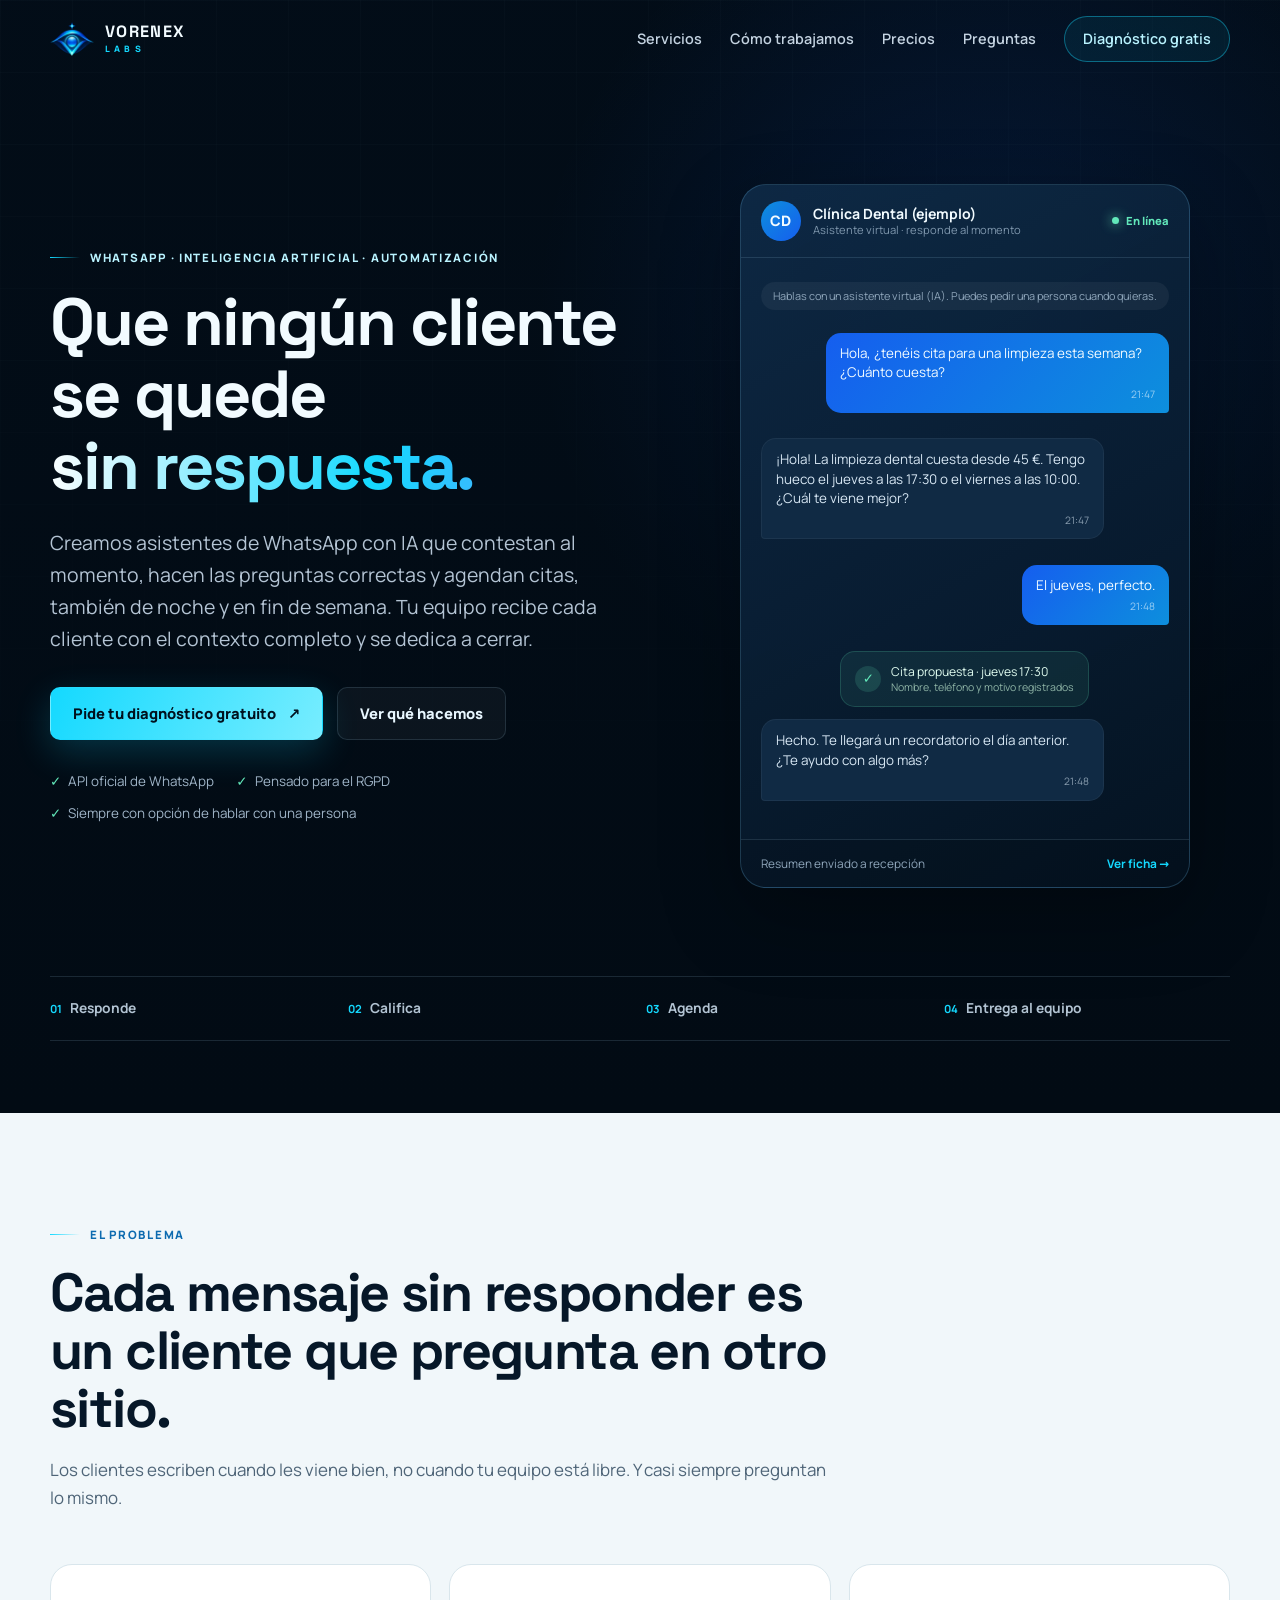
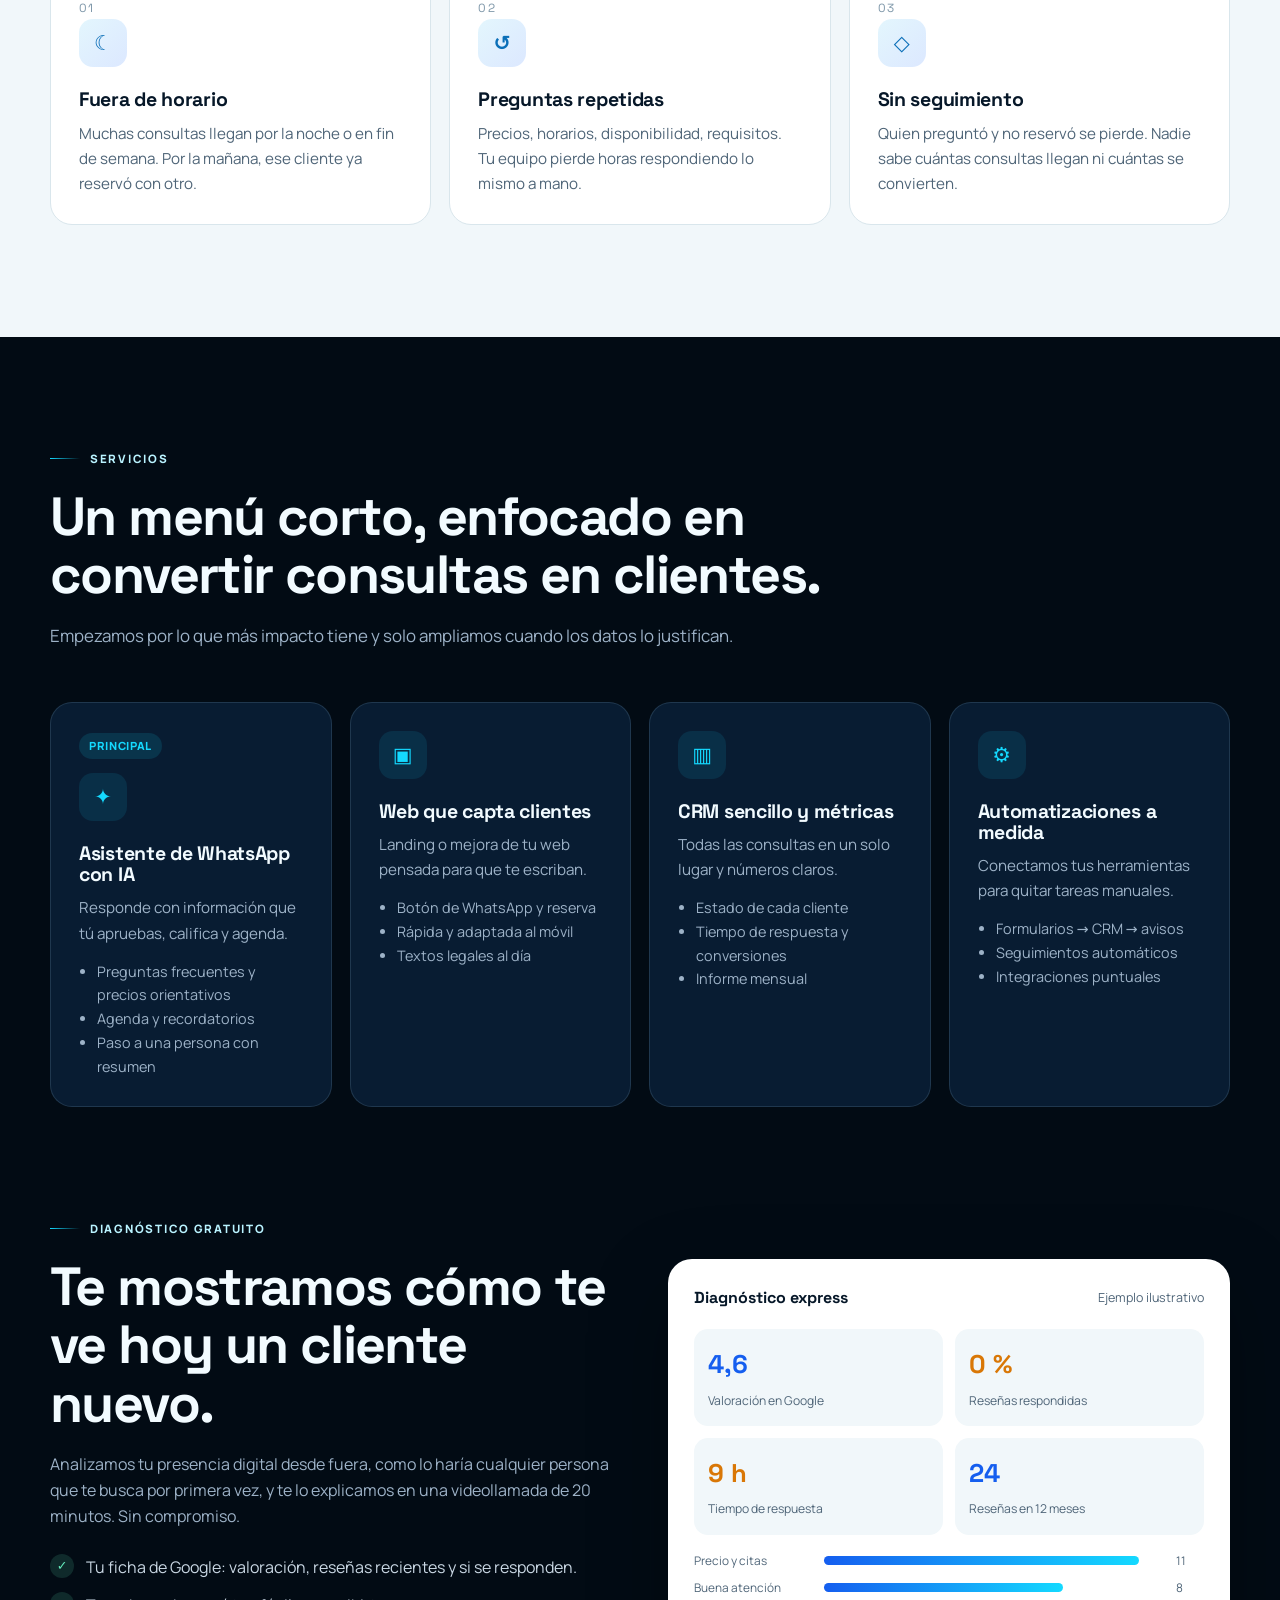
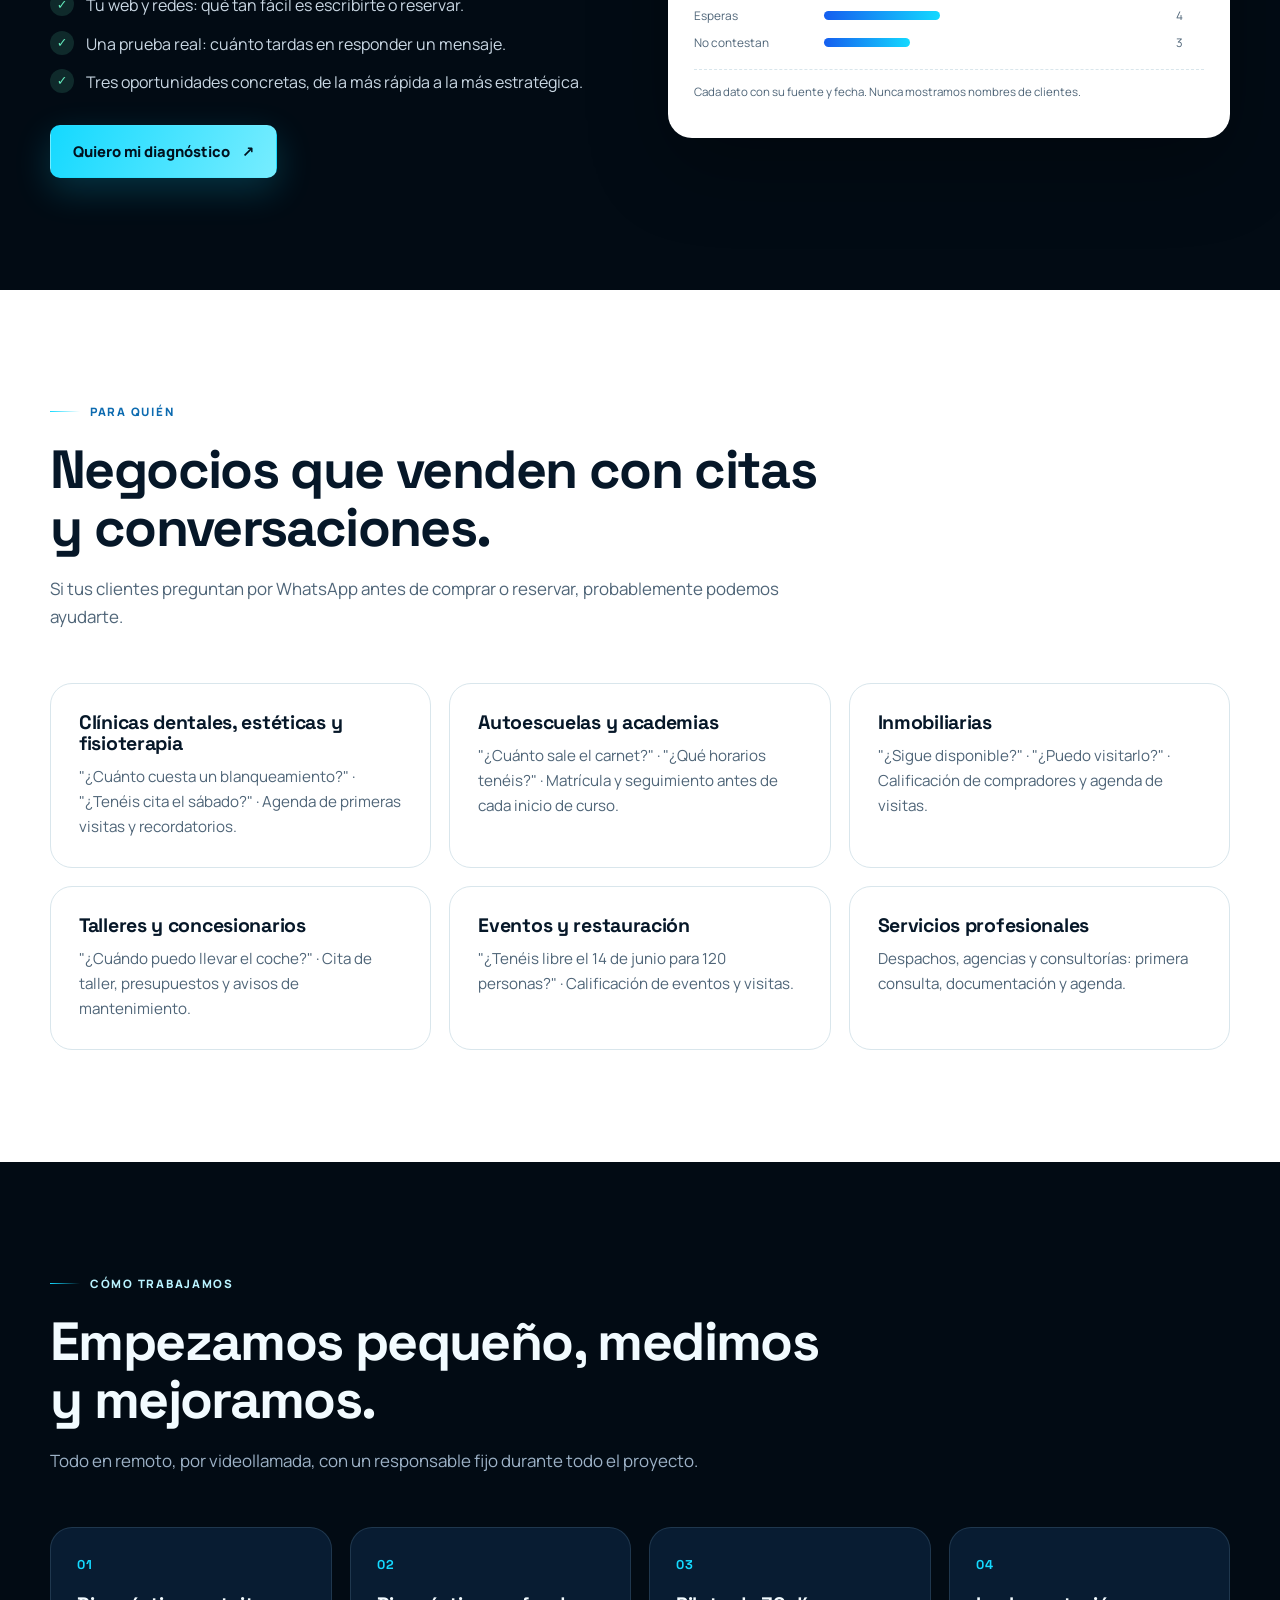
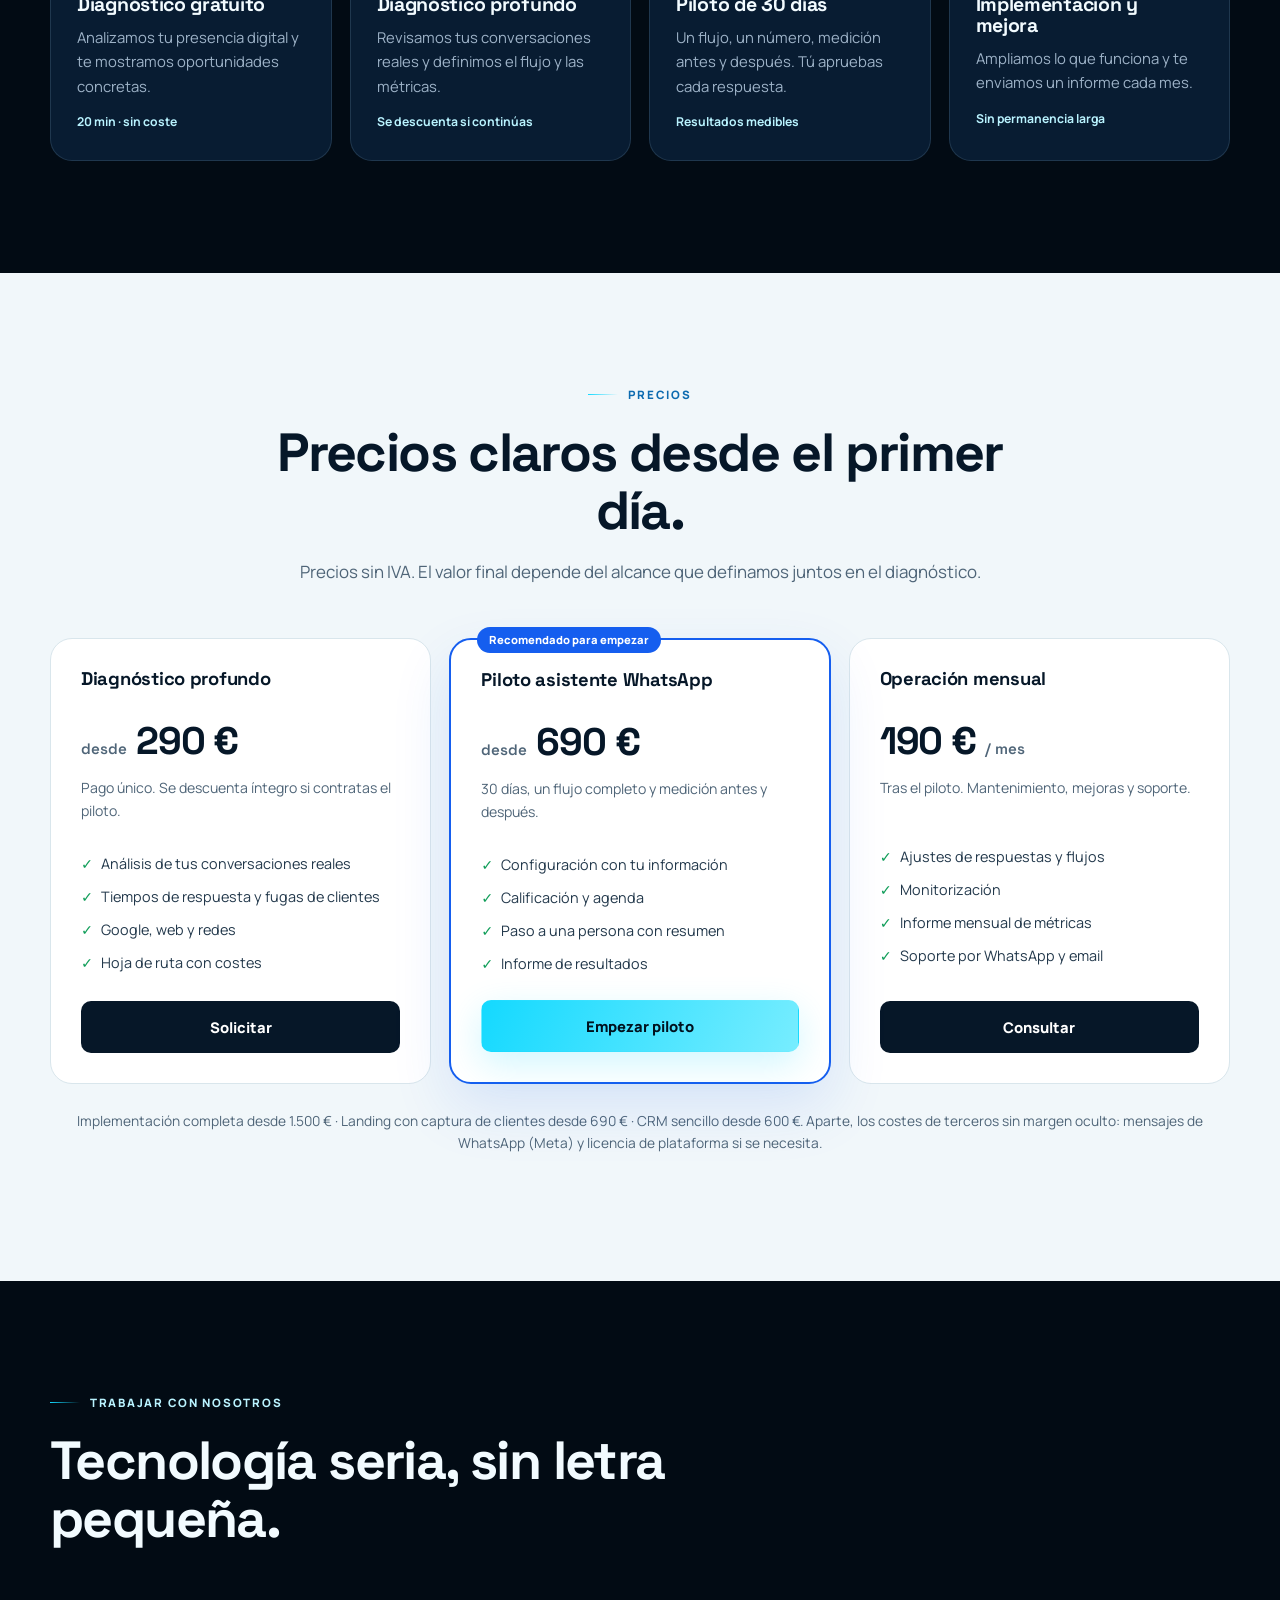
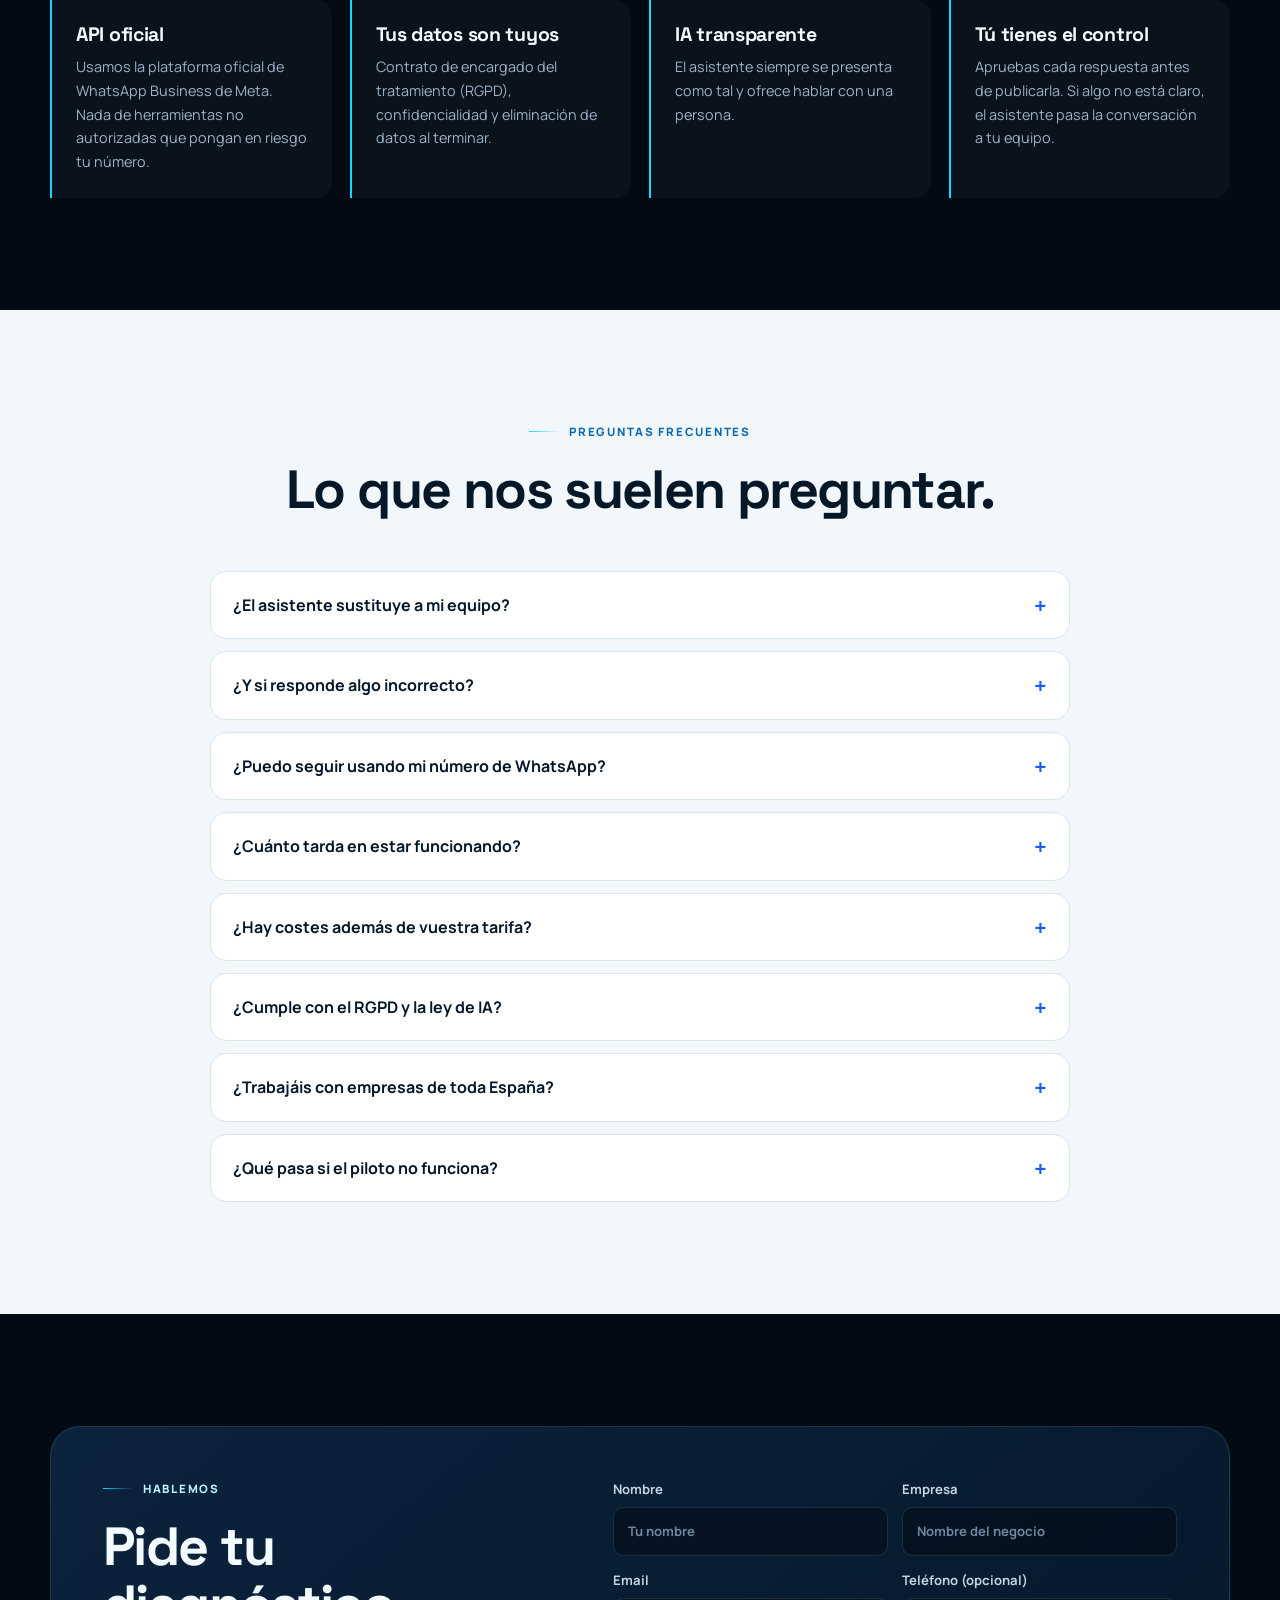
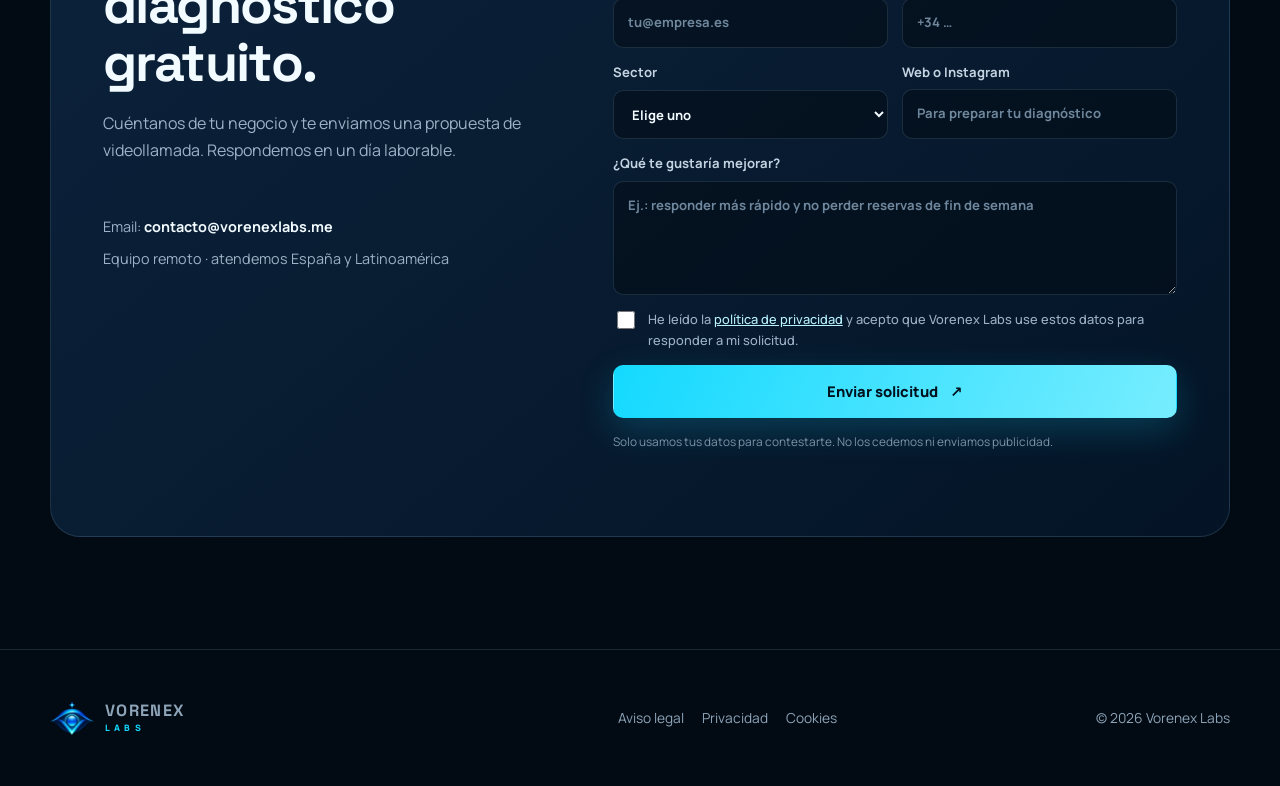
<file: index.html>
<!doctype html>
<html lang="es" class="no-js">
<head>
  <meta charset="utf-8">
  <meta name="viewport" content="width=device-width, initial-scale=1">
  <title>Vorenex Labs | Asistentes de WhatsApp con IA para pymes</title>
  <meta name="description" content="Chatbots de WhatsApp con IA que responden al momento, califican clientes y agendan citas 24/7 para clínicas, academias e inmobiliarias. Pide tu diagnóstico gratis.">
  <meta name="robots" content="index,follow,max-image-preview:large">
  <meta name="author" content="Vorenex Labs">
  <meta name="theme-color" content="#041426">
  <link rel="canonical" href="https://vorenexlabs.me/">
  <link rel="alternate" hreflang="es" href="https://vorenexlabs.me/">
  <link rel="alternate" hreflang="x-default" href="https://vorenexlabs.me/">
  <meta property="og:type" content="website">
  <meta property="og:site_name" content="Vorenex Labs">
  <meta property="og:locale" content="es_ES">
  <meta property="og:locale:alternate" content="es_US">
  <meta property="og:locale:alternate" content="es_CO">
  <meta property="og:title" content="Vorenex Labs | Que ningún cliente se quede sin respuesta">
  <meta property="og:description" content="Asistentes de WhatsApp con IA que responden, califican y agendan. Tu equipo cierra.">
  <meta property="og:image" content="https://vorenexlabs.me/assets/img/og-image.jpg">
  <meta property="og:image:width" content="1200">
  <meta property="og:image:height" content="630">
  <meta property="og:image:alt" content="Vorenex Labs: asistentes de WhatsApp con IA">
  <meta property="og:url" content="https://vorenexlabs.me/">
  <meta name="twitter:card" content="summary_large_image">
  <meta name="twitter:title" content="Vorenex Labs | Que ningún cliente se quede sin respuesta">
  <meta name="twitter:description" content="Asistentes de WhatsApp con IA que responden, califican y agendan. Tu equipo cierra.">
  <meta name="twitter:image" content="https://vorenexlabs.me/assets/img/og-image.jpg">
  <link rel="icon" type="image/png" sizes="32x32" href="favicon-32.png">
  <link rel="apple-touch-icon" href="apple-touch-icon.png">
  <link rel="preload" href="assets/fonts/space-grotesk.woff2" as="font" type="font/woff2" crossorigin>
  <link rel="preload" href="assets/fonts/manrope.woff2" as="font" type="font/woff2" crossorigin>
  <link rel="stylesheet" href="assets/styles.css">
  <script>document.documentElement.classList.replace('no-js', 'js');</script>
  <script type="application/ld+json">
  {"@context": "https://schema.org", "@graph": [{"@type": "Organization", "@id": "https://vorenexlabs.me/#org", "name": "Vorenex Labs", "url": "https://vorenexlabs.me/", "logo": {"@type": "ImageObject", "url": "https://vorenexlabs.me/assets/img/isotipo-256.webp", "width": 256, "height": 256}, "email": "contacto@vorenexlabs.me", "description": "Asistentes de WhatsApp con inteligencia artificial, webs con captura de clientes y CRM sencillo para pequeñas empresas.", "knowsLanguage": ["es"], "address": {"@type": "PostalAddress", "addressLocality": "Bucaramanga", "addressRegion": "Santander", "postalCode": "680004", "addressCountry": "CO"}}, {"@type": "WebSite", "@id": "https://vorenexlabs.me/#web", "url": "https://vorenexlabs.me/", "name": "Vorenex Labs", "inLanguage": "es", "publisher": {"@id": "https://vorenexlabs.me/#org"}}, {"@type": "ProfessionalService", "@id": "https://vorenexlabs.me/#service", "name": "Vorenex Labs", "url": "https://vorenexlabs.me/", "image": "https://vorenexlabs.me/assets/img/og-image.jpg", "provider": {"@id": "https://vorenexlabs.me/#org"}, "areaServed": [{"@type": "Country", "name": "España"}, {"@type": "Country", "name": "Estados Unidos"}, {"@type": "Country", "name": "Canadá"}, {"@type": "Country", "name": "Colombia"}], "priceRange": "€€", "serviceType": ["Chatbot de WhatsApp con IA", "Automatización de atención al cliente", "Diseño web con captura de clientes", "CRM para pymes"], "hasOfferCatalog": {"@type": "OfferCatalog", "name": "Servicios", "itemListElement": [{"@type": "Offer", "name": "Diagnóstico express", "price": "0", "priceCurrency": "EUR"}, {"@type": "Offer", "name": "Diagnóstico profundo", "priceSpecification": {"@type": "PriceSpecification", "minPrice": "290", "priceCurrency": "EUR"}}, {"@type": "Offer", "name": "Piloto de asistente de WhatsApp (30 días)", "priceSpecification": {"@type": "PriceSpecification", "minPrice": "690", "priceCurrency": "EUR"}}, {"@type": "Offer", "name": "Operación mensual", "priceSpecification": {"@type": "UnitPriceSpecification", "price": "190", "priceCurrency": "EUR", "unitText": "MONTH"}}]}}, {"@type": "FAQPage", "@id": "https://vorenexlabs.me/#faq", "mainEntity": [{"@type": "Question", "name": "¿El asistente sustituye a mi equipo?", "acceptedAnswer": {"@type": "Answer", "text": "No. Atiende lo repetitivo y fuera de horario, y le entrega a tu equipo cada cliente con un resumen para que cierre la venta o la cita."}}, {"@type": "Question", "name": "¿Y si responde algo incorrecto?", "acceptedAnswer": {"@type": "Answer", "text": "Solo usa la información que tú apruebas. Si no está seguro, no improvisa: toma los datos y pasa la conversación a una persona."}}, {"@type": "Question", "name": "¿Puedo seguir usando mi número de WhatsApp?", "acceptedAnswer": {"@type": "Answer", "text": "En muchos casos sí. Lo revisamos en el diagnóstico, porque depende de cómo uses hoy WhatsApp Business."}}, {"@type": "Question", "name": "¿Cuánto tarda en estar funcionando?", "acceptedAnswer": {"@type": "Answer", "text": "Un piloto con un solo flujo suele estar listo en unas dos semanas desde que tenemos tu información. Depende del alcance y de la verificación de Meta."}}, {"@type": "Question", "name": "¿Hay costes además de vuestra tarifa?", "acceptedAnswer": {"@type": "Answer", "text": "Sí, pequeños y transparentes: Meta cobra algunos mensajes de WhatsApp y la IA tiene un coste de uso. Te los estimamos antes de empezar."}}, {"@type": "Question", "name": "¿Cumple con el RGPD y la ley de IA?", "acceptedAnswer": {"@type": "Answer", "text": "Firmamos contrato de encargado del tratamiento, limitamos los datos a lo necesario y el asistente informa siempre de que es una IA. Te ayudamos a actualizar tu política de privacidad."}}, {"@type": "Question", "name": "¿Trabajáis con empresas de toda España?", "acceptedAnswer": {"@type": "Answer", "text": "Sí. Trabajamos 100 % en remoto por videollamada, en horario peninsular, con empresas de España, Latinoamérica, Estados Unidos y Canadá."}}, {"@type": "Question", "name": "¿Qué pasa si el piloto no funciona?", "acceptedAnswer": {"@type": "Answer", "text": "Medimos desde el primer día. Si los resultados no te convencen, no tienes obligación de continuar."}}]}]}
  </script>
</head>
<body>
  <a class="skip-link" href="#contenido">Saltar al contenido</a>

  <header class="site-header" data-header>
    <div class="container nav-wrap">
      <a class="brand" href="#inicio" aria-label="Vorenex Labs, inicio">
        <img src="assets/img/isotipo-96.webp" alt="" width="44" height="44">
        <span><strong>VORENEX</strong><small>LABS</small></span>
      </a>
      <button class="nav-toggle" type="button" aria-expanded="false" aria-controls="site-nav" data-nav-toggle>
        <span class="sr-only">Abrir menú</span><span></span><span></span>
      </button>
      <nav id="site-nav" class="site-nav" aria-label="Navegación principal" data-nav>
        <a href="#servicios">Servicios</a>
        <a href="#proceso">Cómo trabajamos</a>
        <a href="#precios">Precios</a>
        <a href="#faq">Preguntas</a>
        <a class="nav-cta" href="#contacto">Diagnóstico gratis</a>
      </nav>
    </div>
  </header>

  <main id="contenido">
    <!-- HERO -->
    <section id="inicio" class="hero">
      <div class="container hero-grid">
        <div class="reveal">
          <p class="eyebrow">WhatsApp · Inteligencia artificial · Automatización</p>
          <h1>Que ningún cliente se quede <em>sin respuesta.</em></h1>
          <p class="hero-lead">Creamos asistentes de WhatsApp con IA que contestan al momento, hacen las preguntas correctas y agendan citas, también de noche y en fin de semana. Tu equipo recibe cada cliente con el contexto completo y se dedica a cerrar.</p>
          <div class="hero-actions">
            <a class="button button-primary" href="#contacto">Pide tu diagnóstico gratuito <span aria-hidden="true">↗</span></a>
            <a class="button button-secondary" href="#servicios">Ver qué hacemos</a>
          </div>
          <ul class="trust-list" aria-label="Garantías">
            <li>API oficial de WhatsApp</li>
            <li>Pensado para el RGPD</li>
            <li>Siempre con opción de hablar con una persona</li>
          </ul>
        </div>

        <figure class="demo reveal" aria-label="Ejemplo ilustrativo de conversación con un asistente">
          <div class="demo-top">
            <div class="demo-contact">
              <span class="demo-avatar" aria-hidden="true">CD</span>
              <span><strong>Clínica Dental (ejemplo)</strong><small>Asistente virtual · responde al momento</small></span>
            </div>
            <span class="status">En línea</span>
          </div>
          <div class="chat">
            <p class="ai-note">Hablas con un asistente virtual (IA). Puedes pedir una persona cuando quieras.</p>
            <p class="msg msg-in">Hola, ¿tenéis cita para una limpieza esta semana? ¿Cuánto cuesta?<small>21:47</small></p>
            <p class="msg msg-out">¡Hola! La limpieza dental cuesta desde 45 €. Tengo hueco el jueves a las 17:30 o el viernes a las 10:00. ¿Cuál te viene mejor?<small>21:47</small></p>
            <p class="msg msg-in">El jueves, perfecto.<small>21:48</small></p>
            <div class="msg msg-sys"><b>✓</b><span>Cita propuesta · jueves 17:30<em>Nombre, teléfono y motivo registrados</em></span></div>
            <p class="msg msg-out">Hecho. Te llegará un recordatorio el día anterior. ¿Te ayudo con algo más?<small>21:48</small></p>
          </div>
          <figcaption class="handoff"><span>Resumen enviado a recepción</span><strong>Ver ficha →</strong></figcaption>
        </figure>
      </div>
      <div class="container steps-bar reveal" aria-label="Qué hace el asistente">
        <div><span>01</span>Responde</div>
        <div><span>02</span>Califica</div>
        <div><span>03</span>Agenda</div>
        <div><span>04</span>Entrega al equipo</div>
      </div>
    </section>

    <!-- PROBLEMA -->
    <section class="section section-light">
      <div class="container">
        <div class="section-heading reveal">
          <p class="eyebrow">El problema</p>
          <h2>Cada mensaje sin responder es un cliente que pregunta en otro sitio.</h2>
          <p>Los clientes escriben cuando les viene bien, no cuando tu equipo está libre. Y casi siempre preguntan lo mismo.</p>
        </div>
        <div class="grid-3">
          <article class="card reveal"><span class="card-num">01</span><div class="card-icon" aria-hidden="true">☾</div><h3>Fuera de horario</h3><p>Muchas consultas llegan por la noche o en fin de semana. Por la mañana, ese cliente ya reservó con otro.</p></article>
          <article class="card reveal"><span class="card-num">02</span><div class="card-icon" aria-hidden="true">↺</div><h3>Preguntas repetidas</h3><p>Precios, horarios, disponibilidad, requisitos. Tu equipo pierde horas respondiendo lo mismo a mano.</p></article>
          <article class="card reveal"><span class="card-num">03</span><div class="card-icon" aria-hidden="true">◇</div><h3>Sin seguimiento</h3><p>Quien preguntó y no reservó se pierde. Nadie sabe cuántas consultas llegan ni cuántas se convierten.</p></article>
        </div>
      </div>
    </section>

    <!-- SERVICIOS -->
    <section id="servicios" class="section">
      <div class="container">
        <div class="section-heading reveal">
          <p class="eyebrow">Servicios</p>
          <h2>Un menú corto, enfocado en convertir consultas en clientes.</h2>
          <p>Empezamos por lo que más impacto tiene y solo ampliamos cuando los datos lo justifican.</p>
        </div>
        <div class="grid-4">
          <article class="card card-dark reveal"><span class="tag">Principal</span><div class="card-icon" aria-hidden="true">✦</div><h3>Asistente de WhatsApp con IA</h3><p>Responde con información que tú apruebas, califica y agenda.</p><ul><li>Preguntas frecuentes y precios orientativos</li><li>Agenda y recordatorios</li><li>Paso a una persona con resumen</li></ul></article>
          <article class="card card-dark reveal"><div class="card-icon" aria-hidden="true">▣</div><h3>Web que capta clientes</h3><p>Landing o mejora de tu web pensada para que te escriban.</p><ul><li>Botón de WhatsApp y reserva</li><li>Rápida y adaptada al móvil</li><li>Textos legales al día</li></ul></article>
          <article class="card card-dark reveal"><div class="card-icon" aria-hidden="true">▥</div><h3>CRM sencillo y métricas</h3><p>Todas las consultas en un solo lugar y números claros.</p><ul><li>Estado de cada cliente</li><li>Tiempo de respuesta y conversiones</li><li>Informe mensual</li></ul></article>
          <article class="card card-dark reveal"><div class="card-icon" aria-hidden="true">⚙</div><h3>Automatizaciones a medida</h3><p>Conectamos tus herramientas para quitar tareas manuales.</p><ul><li>Formularios → CRM → avisos</li><li>Seguimientos automáticos</li><li>Integraciones puntuales</li></ul></article>
        </div>
      </div>
    </section>

    <!-- DIAGNÓSTICO GRATUITO -->
    <section class="section" style="padding-top:0">
      <div class="container offer">
        <div class="reveal">
          <p class="eyebrow">Diagnóstico gratuito</p>
          <h2>Te mostramos cómo te ve hoy un cliente nuevo.</h2>
          <p style="color:var(--muted)">Analizamos tu presencia digital desde fuera, como lo haría cualquier persona que te busca por primera vez, y te lo explicamos en una videollamada de 20 minutos. Sin compromiso.</p>
          <ul class="offer-list">
            <li>Tu ficha de Google: valoración, reseñas recientes y si se responden.</li>
            <li>Tu web y redes: qué tan fácil es escribirte o reservar.</li>
            <li>Una prueba real: cuánto tardas en responder un mensaje.</li>
            <li>Tres oportunidades concretas, de la más rápida a la más estratégica.</li>
          </ul>
          <a class="button button-primary" href="#contacto">Quiero mi diagnóstico <span aria-hidden="true">↗</span></a>
        </div>
        <div class="report reveal" aria-label="Ejemplo de informe de diagnóstico">
          <div class="report-head"><strong>Diagnóstico express</strong><span>Ejemplo ilustrativo</span></div>
          <div class="kpis">
            <div class="kpi"><b>4,6</b><span>Valoración en Google</span></div>
            <div class="kpi warn"><b>0 %</b><span>Reseñas respondidas</span></div>
            <div class="kpi warn"><b>9 h</b><span>Tiempo de respuesta</span></div>
            <div class="kpi"><b>24</b><span>Reseñas en 12 meses</span></div>
          </div>
          <div class="bars" aria-hidden="true">
            <div class="bar"><span>Precio y citas</span><i style="width:92%"></i><span>11</span></div>
            <div class="bar"><span>Buena atención</span><i style="width:70%"></i><span>8</span></div>
            <div class="bar"><span>Esperas</span><i style="width:34%"></i><span>4</span></div>
            <div class="bar"><span>No contestan</span><i style="width:25%"></i><span>3</span></div>
          </div>
          <p class="report-foot">Cada dato con su fuente y fecha. Nunca mostramos nombres de clientes.</p>
        </div>
      </div>
    </section>

    <!-- SECTORES -->
    <section class="section section-white">
      <div class="container">
        <div class="section-heading reveal">
          <p class="eyebrow">Para quién</p>
          <h2>Negocios que venden con citas y conversaciones.</h2>
          <p>Si tus clientes preguntan por WhatsApp antes de comprar o reservar, probablemente podemos ayudarte.</p>
        </div>
        <div class="grid-3">
          <article class="card reveal"><h3>Clínicas dentales, estéticas y fisioterapia</h3><p>"¿Cuánto cuesta un blanqueamiento?" · "¿Tenéis cita el sábado?" · Agenda de primeras visitas y recordatorios.</p></article>
          <article class="card reveal"><h3>Autoescuelas y academias</h3><p>"¿Cuánto sale el carnet?" · "¿Qué horarios tenéis?" · Matrícula y seguimiento antes de cada inicio de curso.</p></article>
          <article class="card reveal"><h3>Inmobiliarias</h3><p>"¿Sigue disponible?" · "¿Puedo visitarlo?" · Calificación de compradores y agenda de visitas.</p></article>
          <article class="card reveal"><h3>Talleres y concesionarios</h3><p>"¿Cuándo puedo llevar el coche?" · Cita de taller, presupuestos y avisos de mantenimiento.</p></article>
          <article class="card reveal"><h3>Eventos y restauración</h3><p>"¿Tenéis libre el 14 de junio para 120 personas?" · Calificación de eventos y visitas.</p></article>
          <article class="card reveal"><h3>Servicios profesionales</h3><p>Despachos, agencias y consultorías: primera consulta, documentación y agenda.</p></article>
        </div>
      </div>
    </section>

    <!-- PROCESO -->
    <section id="proceso" class="section">
      <div class="container">
        <div class="section-heading reveal">
          <p class="eyebrow">Cómo trabajamos</p>
          <h2>Empezamos pequeño, medimos y mejoramos.</h2>
          <p>Todo en remoto, por videollamada, con un responsable fijo durante todo el proyecto.</p>
        </div>
        <div class="timeline">
          <article class="step reveal"><b>01</b><h3>Diagnóstico gratuito</h3><p>Analizamos tu presencia digital y te mostramos oportunidades concretas.</p><span class="meta">20 min · sin coste</span></article>
          <article class="step reveal"><b>02</b><h3>Diagnóstico profundo</h3><p>Revisamos tus conversaciones reales y definimos el flujo y las métricas.</p><span class="meta">Se descuenta si continúas</span></article>
          <article class="step reveal"><b>03</b><h3>Piloto de 30 días</h3><p>Un flujo, un número, medición antes y después. Tú apruebas cada respuesta.</p><span class="meta">Resultados medibles</span></article>
          <article class="step reveal"><b>04</b><h3>Implementación y mejora</h3><p>Ampliamos lo que funciona y te enviamos un informe cada mes.</p><span class="meta">Sin permanencia larga</span></article>
        </div>
      </div>
    </section>

    <!-- PRECIOS -->
    <section id="precios" class="section section-light">
      <div class="container">
        <div class="section-heading center reveal">
          <p class="eyebrow">Precios</p>
          <h2>Precios claros desde el primer día.</h2>
          <p>Precios sin IVA. El valor final depende del alcance que definamos juntos en el diagnóstico.</p>
        </div>
        <div class="pricing">
          <article class="plan reveal">
            <h3>Diagnóstico profundo</h3>
            <p class="price"><small>desde</small> 290 €</p>
            <p class="sub">Pago único. Se descuenta íntegro si contratas el piloto.</p>
            <ul><li>Análisis de tus conversaciones reales</li><li>Tiempos de respuesta y fugas de clientes</li><li>Google, web y redes</li><li>Hoja de ruta con costes</li></ul>
            <a class="button button-dark button-block" href="#contacto">Solicitar</a>
          </article>
          <article class="plan featured reveal">
            <h3>Piloto asistente WhatsApp</h3>
            <p class="price"><small>desde</small> 690 €</p>
            <p class="sub">30 días, un flujo completo y medición antes y después.</p>
            <ul><li>Configuración con tu información</li><li>Calificación y agenda</li><li>Paso a una persona con resumen</li><li>Informe de resultados</li></ul>
            <a class="button button-primary button-block" href="#contacto">Empezar piloto</a>
          </article>
          <article class="plan reveal">
            <h3>Operación mensual</h3>
            <p class="price">190 € <small>/ mes</small></p>
            <p class="sub">Tras el piloto. Mantenimiento, mejoras y soporte.</p>
            <ul><li>Ajustes de respuestas y flujos</li><li>Monitorización</li><li>Informe mensual de métricas</li><li>Soporte por WhatsApp y email</li></ul>
            <a class="button button-dark button-block" href="#contacto">Consultar</a>
          </article>
        </div>
        <p class="pricing-note reveal">Implementación completa desde 1.500 € · Landing con captura de clientes desde 690 € · CRM sencillo desde 600 €. Aparte, los costes de terceros sin margen oculto: mensajes de WhatsApp (Meta) y licencia de plataforma si se necesita.</p>
      </div>
    </section>

    <!-- GARANTÍAS -->
    <section class="section">
      <div class="container">
        <div class="section-heading reveal">
          <p class="eyebrow">Trabajar con nosotros</p>
          <h2>Tecnología seria, sin letra pequeña.</h2>
        </div>
        <div class="trust-grid">
          <div class="trust-item reveal"><h3>API oficial</h3><p>Usamos la plataforma oficial de WhatsApp Business de Meta. Nada de herramientas no autorizadas que pongan en riesgo tu número.</p></div>
          <div class="trust-item reveal"><h3>Tus datos son tuyos</h3><p>Contrato de encargado del tratamiento (RGPD), confidencialidad y eliminación de datos al terminar.</p></div>
          <div class="trust-item reveal"><h3>IA transparente</h3><p>El asistente siempre se presenta como tal y ofrece hablar con una persona.</p></div>
          <div class="trust-item reveal"><h3>Tú tienes el control</h3><p>Apruebas cada respuesta antes de publicarla. Si algo no está claro, el asistente pasa la conversación a tu equipo.</p></div>
        </div>
      </div>
    </section>

    <!-- FAQ -->
    <section id="faq" class="section section-light">
      <div class="container">
        <div class="section-heading center reveal">
          <p class="eyebrow">Preguntas frecuentes</p>
          <h2>Lo que nos suelen preguntar.</h2>
        </div>
        <div class="faq">
          <details><summary>¿El asistente sustituye a mi equipo?</summary><p>No. Atiende lo repetitivo y fuera de horario, y le entrega a tu equipo cada cliente con un resumen para que cierre la venta o la cita.</p></details>
          <details><summary>¿Y si responde algo incorrecto?</summary><p>Solo usa la información que tú apruebas. Si no está seguro, no improvisa: toma los datos y pasa la conversación a una persona.</p></details>
          <details><summary>¿Puedo seguir usando mi número de WhatsApp?</summary><p>En muchos casos sí. Lo revisamos en el diagnóstico, porque depende de cómo uses hoy WhatsApp Business.</p></details>
          <details><summary>¿Cuánto tarda en estar funcionando?</summary><p>Un piloto con un solo flujo suele estar listo en unas dos semanas desde que tenemos tu información. Depende del alcance y de la verificación de Meta.</p></details>
          <details><summary>¿Hay costes además de vuestra tarifa?</summary><p>Sí, pequeños y transparentes: Meta cobra algunos mensajes de WhatsApp y la IA tiene un coste de uso. Te los estimamos antes de empezar.</p></details>
          <details><summary>¿Cumple con el RGPD y la ley de IA?</summary><p>Firmamos contrato de encargado del tratamiento, limitamos los datos a lo necesario y el asistente informa siempre de que es una IA. Te ayudamos a actualizar tu política de privacidad.</p></details>
          <details><summary>¿Trabajáis con empresas de toda España?</summary><p>Sí. Trabajamos 100 % en remoto por videollamada, en horario peninsular, con empresas de España, Latinoamérica, Estados Unidos y Canadá.</p></details>
          <details><summary>¿Qué pasa si el piloto no funciona?</summary><p>Medimos desde el primer día. Si los resultados no te convencen, no tienes obligación de continuar.</p></details>
        </div>
      </div>
    </section>

    <!-- CONTACTO -->
    <section id="contacto" class="section">
      <div class="container contact reveal">
        <div>
          <p class="eyebrow">Hablemos</p>
          <h2>Pide tu diagnóstico gratuito.</h2>
          <p style="color:var(--muted)">Cuéntanos de tu negocio y te enviamos una propuesta de videollamada. Respondemos en un día laborable.</p>
          <div class="contact-alt">
            <a class="button button-wa" href="#" data-whatsapp hidden>Escríbenos por WhatsApp</a>
            <a class="button button-secondary" href="#" data-booking hidden>Reservar videollamada</a>
          </div>
          <div class="contact-meta">
            <span>Email: <strong data-email>contacto@vorenexlabs.me</strong></span>
            <span>Equipo remoto · atendemos España y Latinoamérica</span>
          </div>
        </div>
        <form class="form" data-contact-form novalidate>
          <div class="form-row">
            <label>Nombre<input type="text" name="nombre" autocomplete="name" required placeholder="Tu nombre"></label>
            <label>Empresa<input type="text" name="empresa" autocomplete="organization" required placeholder="Nombre del negocio"></label>
          </div>
          <div class="form-row">
            <label>Email<input type="email" name="email" autocomplete="email" required placeholder="tu@empresa.es"></label>
            <label>Teléfono (opcional)<input type="tel" name="telefono" autocomplete="tel" placeholder="+34 …"></label>
          </div>
          <div class="form-row">
            <label>Sector<select name="sector" required>
              <option value="">Elige uno</option><option>Clínica dental / estética / fisio</option><option>Autoescuela / academia</option><option>Inmobiliaria</option><option>Taller / concesionario</option><option>Eventos / restauración</option><option>Otro</option>
            </select></label>
            <label>Web o Instagram<input type="text" name="web" placeholder="Para preparar tu diagnóstico"></label>
          </div>
          <label>¿Qué te gustaría mejorar?<textarea name="mensaje" rows="4" required placeholder="Ej.: responder más rápido y no perder reservas de fin de semana"></textarea></label>
          <input class="hp" type="text" name="_gotcha" tabindex="-1" autocomplete="off" aria-hidden="true">
          <label class="check"><input type="checkbox" name="privacidad" required><span>He leído la <a href="privacidad.html">política de privacidad</a> y acepto que Vorenex Labs use estos datos para responder a mi solicitud.</span></label>
          <button class="button button-primary" type="submit">Enviar solicitud <span aria-hidden="true">↗</span></button>
          <p class="form-note">Solo usamos tus datos para contestarte. No los cedemos ni enviamos publicidad.</p>
          <p class="form-feedback" role="status" aria-live="polite" data-form-feedback></p>
        </form>
      </div>
    </section>
  </main>

  <footer class="site-footer">
    <div class="container footer-grid">
      <a class="brand" href="#inicio" aria-label="Vorenex Labs, volver al inicio">
        <img src="assets/img/isotipo-96.webp" alt="" width="40" height="40">
        <span><strong>VORENEX</strong><small>LABS</small></span>
      </a>
      <nav class="footer-links" aria-label="Enlaces legales">
        <a href="aviso-legal.html">Aviso legal</a>
        <a href="privacidad.html">Privacidad</a>
        <a href="privacidad.html#cookies">Cookies</a>
      </nav>
      <p style="margin:0">© <span data-year>2026</span> Vorenex Labs</p>
    </div>
  </footer>

  <a class="wa-float" href="#" data-whatsapp hidden aria-label="Escríbenos por WhatsApp">
    <svg viewBox="0 0 24 24" aria-hidden="true"><path d="M12 2a10 10 0 0 0-8.6 15.1L2 22l5-1.3A10 10 0 1 0 12 2zm0 18.2a8.2 8.2 0 0 1-4.2-1.1l-.3-.2-3 .8.8-2.9-.2-.3A8.2 8.2 0 1 1 12 20.2zm4.5-6.1c-.2-.1-1.5-.7-1.7-.8s-.4-.1-.6.1-.7.8-.8 1-.3.2-.5.1a6.7 6.7 0 0 1-3.3-2.9c-.3-.4.3-.4.7-1.4.1-.2 0-.3 0-.4l-.8-1.8c-.2-.5-.4-.4-.6-.4h-.5a.9.9 0 0 0-.7.3 2.8 2.8 0 0 0-.9 2.1 4.9 4.9 0 0 0 1 2.6 11.2 11.2 0 0 0 4.3 3.8c1.6.7 2.2.7 3 .6a2.6 2.6 0 0 0 1.7-1.2 2.1 2.1 0 0 0 .2-1.2c-.1-.1-.3-.2-.5-.3z"/></svg>
  </a>

  <script src="assets/app.js" defer></script>
</body>
</html>
</file>
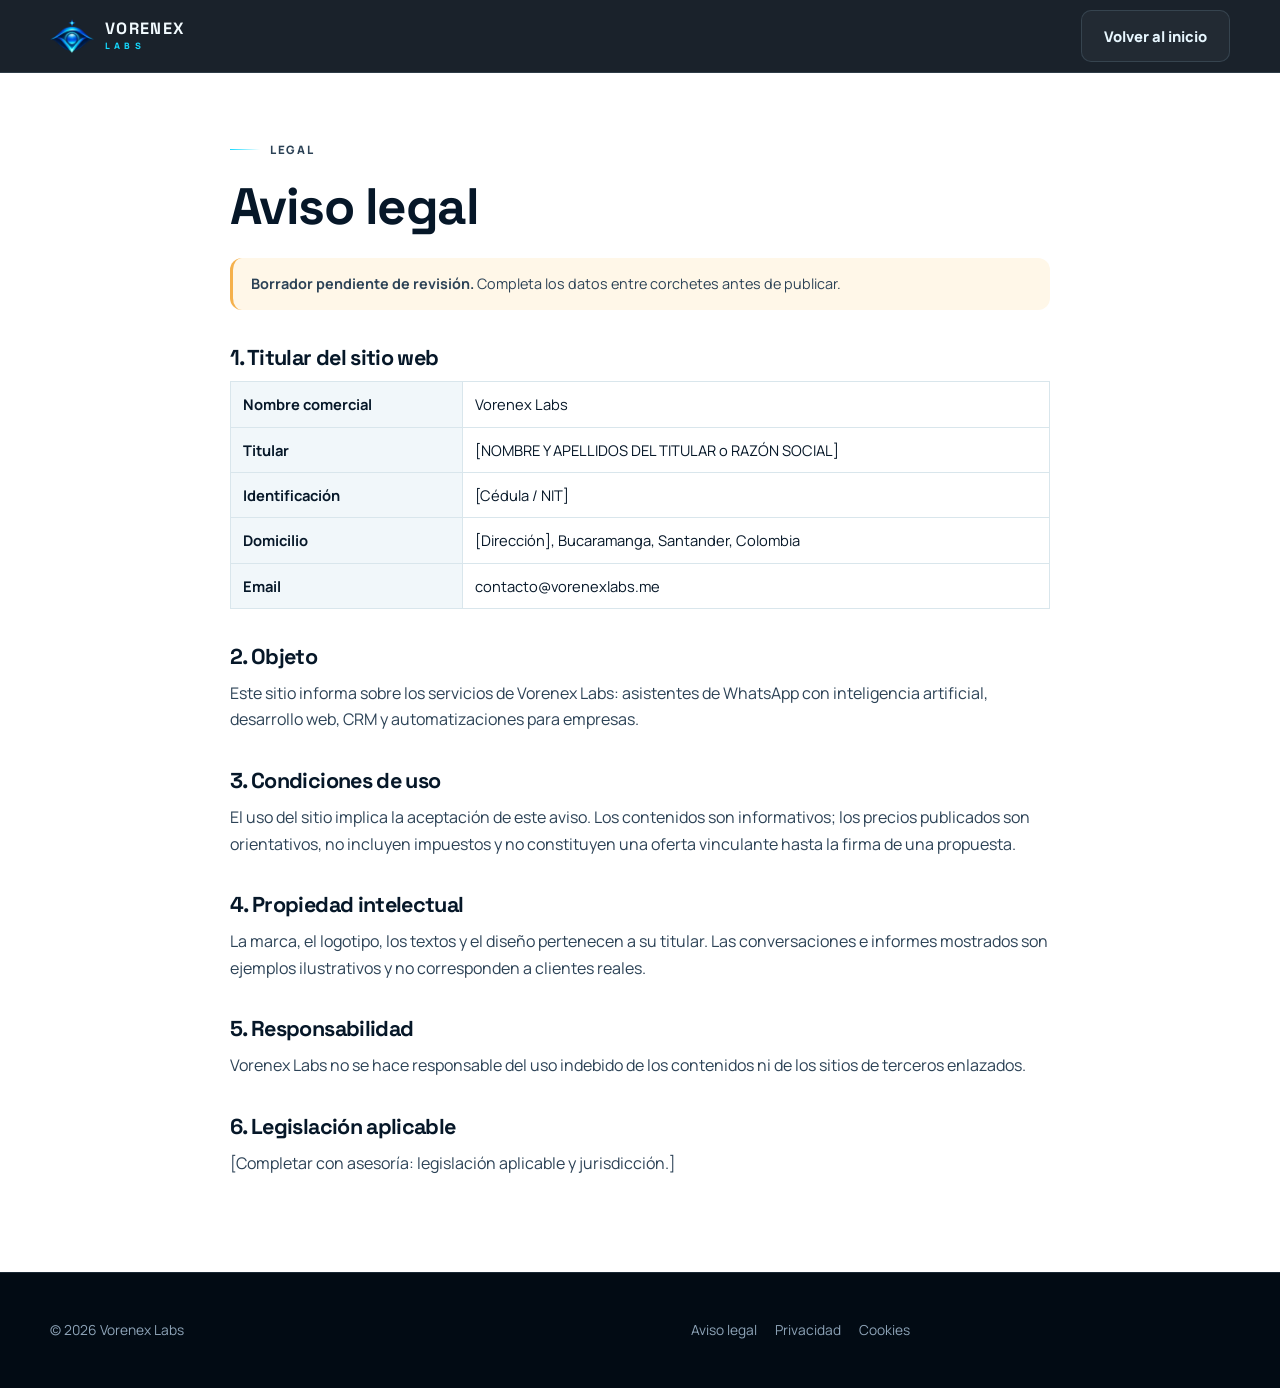
<file: aviso-legal.html>
<!doctype html>
<html lang="es" class="no-js">
<head>
  <meta charset="utf-8">
  <meta name="viewport" content="width=device-width, initial-scale=1">
  <title>Aviso legal | Vorenex Labs</title>
  <meta name="robots" content="noindex,follow">
  <meta name="description" content="Aviso legal de Vorenex Labs: titular del sitio, condiciones de uso y propiedad intelectual.">
  <link rel="canonical" href="https://vorenexlabs.me/aviso-legal.html">
  <meta name="theme-color" content="#041426">
  <link rel="icon" type="image/png" sizes="32x32" href="favicon-32.png">
  <link rel="stylesheet" href="assets/styles.css">
</head>
<body>
  <header class="site-header scrolled">
    <div class="container nav-wrap">
      <a class="brand" href="index.html" aria-label="Vorenex Labs, inicio"><img src="assets/img/isotipo-96.webp" alt="" width="44" height="44"><span><strong>VORENEX</strong><small>LABS</small></span></a>
      <a class="button button-secondary" href="index.html">Volver al inicio</a>
    </div>
  </header>
  <main class="legal"><div class="container">
<p class="eyebrow">Legal</p>
<h1>Aviso legal</h1>
<p class="note"><strong>Borrador pendiente de revisión.</strong> Completa los datos entre corchetes antes de publicar.</p>
<h2>1. Titular del sitio web</h2>
<table>
<tr><th>Nombre comercial</th><td>Vorenex Labs</td></tr>
<tr><th>Titular</th><td>[NOMBRE Y APELLIDOS DEL TITULAR o RAZÓN SOCIAL]</td></tr>
<tr><th>Identificación</th><td>[Cédula / NIT]</td></tr>
<tr><th>Domicilio</th><td>[Dirección], Bucaramanga, Santander, Colombia</td></tr>
<tr><th>Email</th><td>contacto@vorenexlabs.me</td></tr>
</table>
<h2>2. Objeto</h2>
<p>Este sitio informa sobre los servicios de Vorenex Labs: asistentes de WhatsApp con inteligencia artificial, desarrollo web, CRM y automatizaciones para empresas.</p>
<h2>3. Condiciones de uso</h2>
<p>El uso del sitio implica la aceptación de este aviso. Los contenidos son informativos; los precios publicados son orientativos, no incluyen impuestos y no constituyen una oferta vinculante hasta la firma de una propuesta.</p>
<h2>4. Propiedad intelectual</h2>
<p>La marca, el logotipo, los textos y el diseño pertenecen a su titular. Las conversaciones e informes mostrados son ejemplos ilustrativos y no corresponden a clientes reales.</p>
<h2>5. Responsabilidad</h2>
<p>Vorenex Labs no se hace responsable del uso indebido de los contenidos ni de los sitios de terceros enlazados.</p>
<h2>6. Legislación aplicable</h2>
<p>[Completar con asesoría: legislación aplicable y jurisdicción.]</p>
  </div></main>
  <footer class="site-footer"><div class="container footer-grid">
    <p style="margin:0">© 2026 Vorenex Labs</p>
    <nav class="footer-links" aria-label="Enlaces legales"><a href="aviso-legal.html">Aviso legal</a><a href="privacidad.html">Privacidad</a><a href="privacidad.html#cookies">Cookies</a></nav>
  </div></footer>
</body>
</html>
</file>
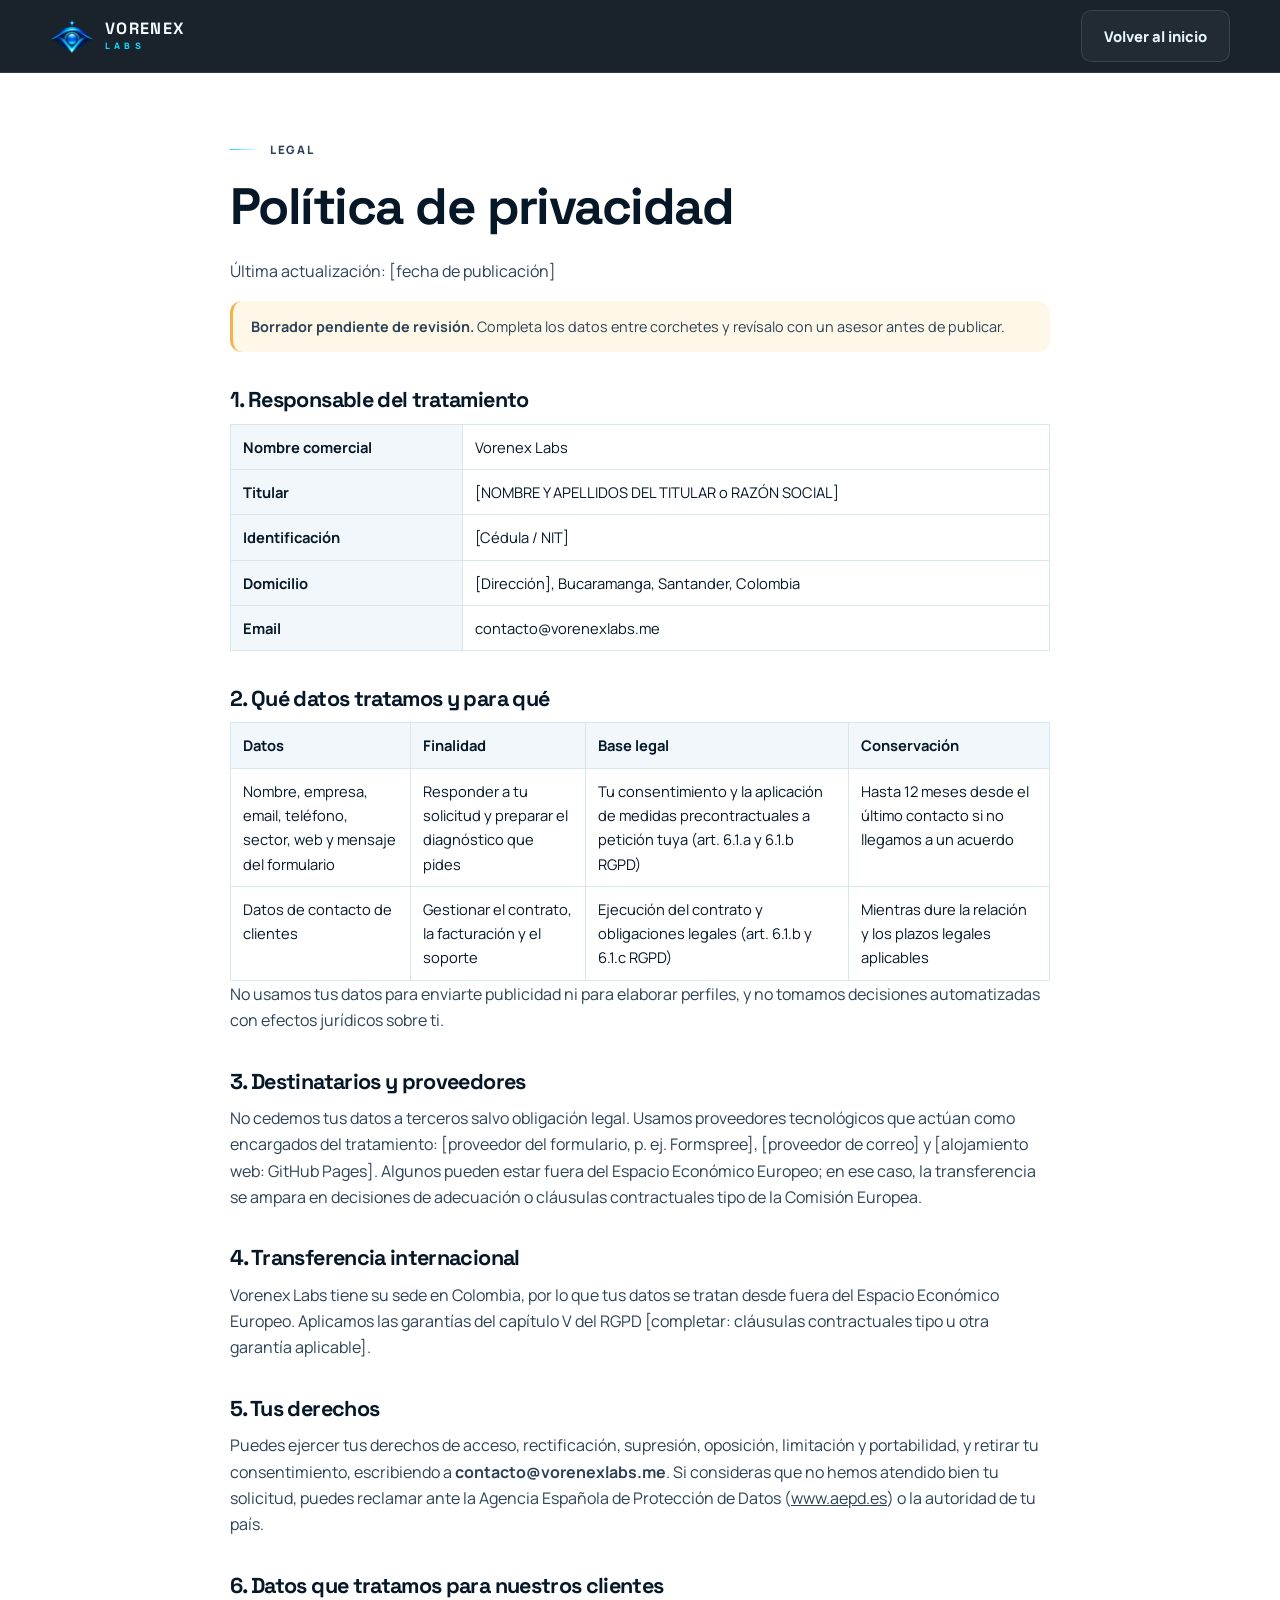
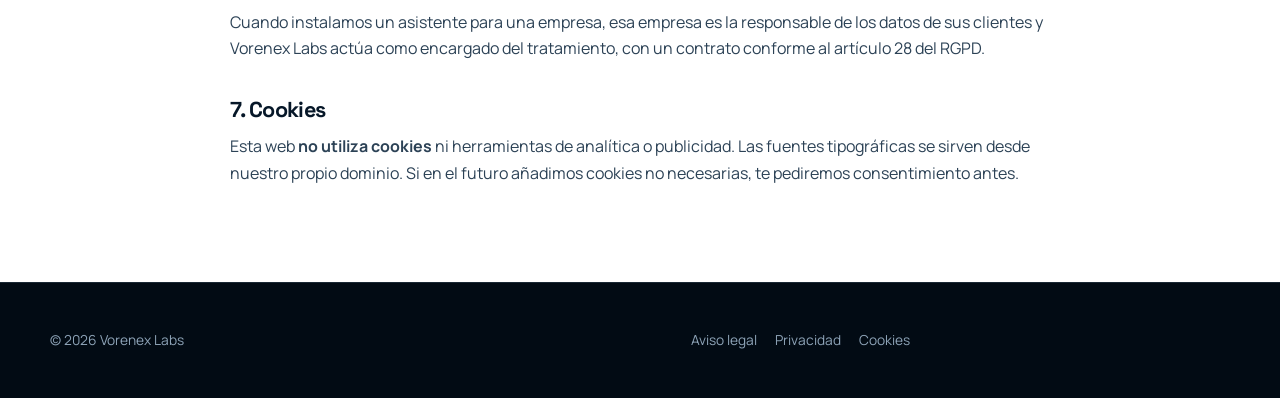
<file: privacidad.html>
<!doctype html>
<html lang="es" class="no-js">
<head>
  <meta charset="utf-8">
  <meta name="viewport" content="width=device-width, initial-scale=1">
  <title>Política de privacidad | Vorenex Labs</title>
  <meta name="robots" content="noindex,follow">
  <meta name="description" content="Política de privacidad de Vorenex Labs: qué datos tratamos, para qué y cómo ejercer tus derechos (RGPD).">
  <link rel="canonical" href="https://vorenexlabs.me/privacidad.html">
  <meta name="theme-color" content="#041426">
  <link rel="icon" type="image/png" sizes="32x32" href="favicon-32.png">
  <link rel="stylesheet" href="assets/styles.css">
</head>
<body>
  <header class="site-header scrolled">
    <div class="container nav-wrap">
      <a class="brand" href="index.html" aria-label="Vorenex Labs, inicio"><img src="assets/img/isotipo-96.webp" alt="" width="44" height="44"><span><strong>VORENEX</strong><small>LABS</small></span></a>
      <a class="button button-secondary" href="index.html">Volver al inicio</a>
    </div>
  </header>
  <main class="legal"><div class="container">
<p class="eyebrow">Legal</p>
<h1>Política de privacidad</h1>
<p>Última actualización: [fecha de publicación]</p>
<p class="note"><strong>Borrador pendiente de revisión.</strong> Completa los datos entre corchetes y revísalo con un asesor antes de publicar.</p>
<h2>1. Responsable del tratamiento</h2>
<table>
<tr><th>Nombre comercial</th><td>Vorenex Labs</td></tr>
<tr><th>Titular</th><td>[NOMBRE Y APELLIDOS DEL TITULAR o RAZÓN SOCIAL]</td></tr>
<tr><th>Identificación</th><td>[Cédula / NIT]</td></tr>
<tr><th>Domicilio</th><td>[Dirección], Bucaramanga, Santander, Colombia</td></tr>
<tr><th>Email</th><td>contacto@vorenexlabs.me</td></tr>
</table>
<h2>2. Qué datos tratamos y para qué</h2>
<table>
<tr><th>Datos</th><th>Finalidad</th><th>Base legal</th><th>Conservación</th></tr>
<tr><td>Nombre, empresa, email, teléfono, sector, web y mensaje del formulario</td><td>Responder a tu solicitud y preparar el diagnóstico que pides</td><td>Tu consentimiento y la aplicación de medidas precontractuales a petición tuya (art. 6.1.a y 6.1.b RGPD)</td><td>Hasta 12 meses desde el último contacto si no llegamos a un acuerdo</td></tr>
<tr><td>Datos de contacto de clientes</td><td>Gestionar el contrato, la facturación y el soporte</td><td>Ejecución del contrato y obligaciones legales (art. 6.1.b y 6.1.c RGPD)</td><td>Mientras dure la relación y los plazos legales aplicables</td></tr>
</table>
<p>No usamos tus datos para enviarte publicidad ni para elaborar perfiles, y no tomamos decisiones automatizadas con efectos jurídicos sobre ti.</p>
<h2>3. Destinatarios y proveedores</h2>
<p>No cedemos tus datos a terceros salvo obligación legal. Usamos proveedores tecnológicos que actúan como encargados del tratamiento: [proveedor del formulario, p. ej. Formspree], [proveedor de correo] y [alojamiento web: GitHub Pages]. Algunos pueden estar fuera del Espacio Económico Europeo; en ese caso, la transferencia se ampara en decisiones de adecuación o cláusulas contractuales tipo de la Comisión Europea.</p>
<h2>4. Transferencia internacional</h2>
<p>Vorenex Labs tiene su sede en Colombia, por lo que tus datos se tratan desde fuera del Espacio Económico Europeo. Aplicamos las garantías del capítulo V del RGPD [completar: cláusulas contractuales tipo u otra garantía aplicable].</p>
<h2>5. Tus derechos</h2>
<p>Puedes ejercer tus derechos de acceso, rectificación, supresión, oposición, limitación y portabilidad, y retirar tu consentimiento, escribiendo a <strong>contacto@vorenexlabs.me</strong>. Si consideras que no hemos atendido bien tu solicitud, puedes reclamar ante la Agencia Española de Protección de Datos (<a href="https://www.aepd.es">www.aepd.es</a>) o la autoridad de tu país.</p>
<h2>6. Datos que tratamos para nuestros clientes</h2>
<p>Cuando instalamos un asistente para una empresa, esa empresa es la responsable de los datos de sus clientes y Vorenex Labs actúa como encargado del tratamiento, con un contrato conforme al artículo 28 del RGPD.</p>
<h2 id="cookies">7. Cookies</h2>
<p>Esta web <strong>no utiliza cookies</strong> ni herramientas de analítica o publicidad. Las fuentes tipográficas se sirven desde nuestro propio dominio. Si en el futuro añadimos cookies no necesarias, te pediremos consentimiento antes.</p>
  </div></main>
  <footer class="site-footer"><div class="container footer-grid">
    <p style="margin:0">© 2026 Vorenex Labs</p>
    <nav class="footer-links" aria-label="Enlaces legales"><a href="aviso-legal.html">Aviso legal</a><a href="privacidad.html">Privacidad</a><a href="privacidad.html#cookies">Cookies</a></nav>
  </div></footer>
</body>
</html>
</file>
<file: assets/styles.css>
/* Vorenex Labs · v2 (España) */
@font-face { font-family: "Manrope"; src: url("fonts/manrope.woff2") format("woff2"); font-weight: 200 800; font-display: swap; }
@font-face { font-family: "Space Grotesk"; src: url("fonts/space-grotesk.woff2") format("woff2"); font-weight: 300 700; font-display: swap; }

:root {
  --bg: #041426; --bg-deep: #020b14; --panel: #081c32; --panel-2: #0c233c;
  --ink: #f2fbff; --muted: #9db2c7; --line: rgba(160, 208, 235, .15);
  --cyan: #14d9ff; --blue: #155eef; --ice: #b9f3ff; --success: #62e8ba; --amber: #f5b14c;
  --light: #f1f7fa; --light-ink: #061728; --light-muted: #4f6578; --light-line: #d9e6ec;
  --max: 1180px; --radius: 22px; --shadow: 0 28px 80px rgba(0, 0, 0, .28);
  --display: "Space Grotesk", system-ui, sans-serif;
}
* { box-sizing: border-box; }
html { scroll-behavior: smooth; scroll-padding-top: 90px; }
body { margin: 0; background: var(--bg-deep); color: var(--ink); font-family: "Manrope", system-ui, -apple-system, "Segoe UI", sans-serif; font-size: 16px; line-height: 1.65; -webkit-font-smoothing: antialiased; }
img { display: block; max-width: 100%; height: auto; }
a { color: inherit; }
button, input, textarea, select { font: inherit; }
::selection { background: rgba(20, 217, 255, .28); color: #fff; }
:focus-visible { outline: 2px solid var(--cyan); outline-offset: 3px; border-radius: 6px; }
@media (prefers-reduced-motion: reduce) { html { scroll-behavior: auto; } *, *::before, *::after { transition: none !important; animation: none !important; } }

.container { width: min(calc(100% - 40px), var(--max)); margin-inline: auto; }
.section { padding: 112px 0; }
.section-light { background: var(--light); color: var(--light-ink); }
.section-white { background: #fff; color: var(--light-ink); }
.sr-only { position: absolute; width: 1px; height: 1px; overflow: hidden; clip: rect(0 0 0 0); white-space: nowrap; }
.skip-link { position: fixed; left: 16px; top: -80px; z-index: 1000; background: var(--cyan); color: var(--bg); padding: 10px 14px; border-radius: 8px; font-weight: 800; text-decoration: none; }
.skip-link:focus { top: 16px; }

h1, h2, h3 { margin: 0; font-family: var(--display); line-height: 1.08; letter-spacing: -.03em; }
h1 { font-size: clamp(2.5rem, 5.2vw, 4.6rem); margin-bottom: 24px; }
h1 em { display: block; font-style: normal; color: transparent; background: linear-gradient(100deg, #fff 0%, var(--cyan) 55%, #6a91ff 100%); -webkit-background-clip: text; background-clip: text; }
h2 { font-size: clamp(2rem, 4.2vw, 3.6rem); margin-bottom: 18px; }
h3 { font-size: 1.22rem; margin-bottom: 10px; letter-spacing: -.015em; }
p { margin: 0 0 1em; }
.eyebrow { display: flex; align-items: center; gap: 10px; margin: 0 0 20px; color: var(--ice); text-transform: uppercase; letter-spacing: .15em; font-size: .72rem; font-weight: 800; }
.eyebrow::before { content: ""; width: 30px; height: 1px; background: linear-gradient(90deg, var(--cyan), transparent); }
.section-light .eyebrow, .section-white .eyebrow { color: #0d6bb0; }
.section-heading { max-width: 780px; margin-bottom: 52px; }
.section-heading p:last-child { color: var(--muted); font-size: 1.06rem; margin: 0; }
.section-light .section-heading p:last-child, .section-white .section-heading p:last-child { color: var(--light-muted); }
.center { text-align: center; margin-inline: auto; }
.center .eyebrow { justify-content: center; }

/* Botones */
.button { display: inline-flex; align-items: center; justify-content: center; gap: 12px; min-height: 52px; padding: 13px 22px; border: 1px solid transparent; border-radius: 10px; font-size: .92rem; font-weight: 800; text-decoration: none; cursor: pointer; transition: transform .2s ease, box-shadow .2s ease, background .2s ease, border-color .2s ease; }
.button:hover { transform: translateY(-2px); }
.button-primary { color: #00111e; background: linear-gradient(115deg, var(--cyan), #77edff); box-shadow: 0 12px 36px rgba(20, 217, 255, .2); }
.button-secondary { border-color: var(--line); background: rgba(255, 255, 255, .04); color: #e8f7ff; }
.button-secondary:hover { border-color: rgba(20, 217, 255, .4); }
.button-dark { background: var(--light-ink); color: #fff; }
.button-wa { background: #25d366; color: #052e16; }
.button-block { width: 100%; }

/* Header */
.site-header { position: fixed; inset: 0 0 auto; z-index: 100; padding: 16px 0; border-bottom: 1px solid transparent; transition: background .25s ease, padding .25s ease, border-color .25s ease; }
.site-header.scrolled, .no-js .site-header { padding: 10px 0; background: rgba(2, 11, 20, .9); border-color: var(--line); backdrop-filter: blur(16px); }
.nav-wrap { display: flex; align-items: center; justify-content: space-between; gap: 20px; }
.brand { display: inline-flex; align-items: center; gap: 11px; text-decoration: none; }
.brand img { width: 44px; height: 44px; }
.brand span { display: grid; line-height: 1; }
.brand strong { font-family: var(--display); letter-spacing: .08em; font-size: 1.02rem; }
.brand small { margin-top: 5px; color: var(--cyan); letter-spacing: .48em; font-size: .55rem; font-weight: 800; }
.site-nav { display: flex; align-items: center; gap: 28px; font-size: .9rem; font-weight: 600; color: #c4d3e1; }
.site-nav a { text-decoration: none; }
.site-nav a:hover { color: #fff; }
.site-nav .nav-cta { padding: 10px 18px; border: 1px solid rgba(20, 217, 255, .4); border-radius: 999px; color: var(--ice); background: rgba(20, 217, 255, .07); }
.nav-toggle { display: none; background: none; border: 0; padding: 10px; cursor: pointer; }
.nav-toggle span:not(.sr-only) { display: block; width: 24px; height: 2px; margin: 5px 0; background: #fff; }

/* Hero */
.hero { position: relative; overflow: hidden; padding: 168px 0 72px; background: linear-gradient(180deg, rgba(4, 20, 38, .2), rgba(2, 11, 20, .95)), radial-gradient(circle at 78% 28%, rgba(21, 94, 239, .2), transparent 36%), var(--bg-deep); }
.hero::before { content: ""; position: absolute; inset: 0; pointer-events: none; opacity: .14; background-image: linear-gradient(rgba(185, 243, 255, .15) 1px, transparent 1px), linear-gradient(90deg, rgba(185, 243, 255, .12) 1px, transparent 1px); background-size: 72px 72px; mask-image: linear-gradient(to bottom, black, transparent 85%); }
.hero-grid { position: relative; display: grid; grid-template-columns: 1.05fr .95fr; align-items: center; gap: 64px; }
.hero-lead { max-width: 620px; color: #b4c4d4; font-size: clamp(1.04rem, 1.6vw, 1.22rem); margin-bottom: 32px; }
.hero-actions { display: flex; flex-wrap: wrap; gap: 14px; }
.trust-list { display: flex; flex-wrap: wrap; gap: 10px 22px; margin: 30px 0 0; padding: 0; list-style: none; color: #9fb4c7; font-size: .84rem; }
.trust-list li::before { content: "✓"; color: var(--success); margin-right: 7px; font-weight: 800; }

.demo { position: relative; border: 1px solid rgba(125, 210, 255, .2); border-radius: 26px; background: linear-gradient(150deg, rgba(14, 42, 70, .95), rgba(4, 19, 34, .97)); box-shadow: var(--shadow); overflow: hidden; }
.demo-top { display: flex; align-items: center; justify-content: space-between; padding: 16px 20px; border-bottom: 1px solid var(--line); }
.demo-contact { display: flex; align-items: center; gap: 12px; }
.demo-avatar { display: grid; place-items: center; width: 40px; height: 40px; border-radius: 50%; background: linear-gradient(135deg, #0d8fdd, #155eef); font-weight: 800; font-size: .9rem; }
.demo-contact span { display: grid; line-height: 1.3; }
.demo-contact strong { font-size: .88rem; }
.demo-contact small { color: #7f97ad; font-size: .7rem; }
.status { display: flex; align-items: center; gap: 7px; color: var(--success); font-size: .7rem; font-weight: 800; }
.status::before { content: ""; width: 7px; height: 7px; border-radius: 50%; background: var(--success); box-shadow: 0 0 12px var(--success); }
.chat { display: flex; flex-direction: column; gap: 12px; padding: 24px 20px; min-height: 380px; }
.ai-note { align-self: center; padding: 5px 12px; border-radius: 999px; background: rgba(255, 255, 255, .05); color: #8fa6bb; font-size: .68rem; }
.msg { max-width: 84%; padding: 11px 14px; border-radius: 15px; font-size: .84rem; line-height: 1.45; }
.msg small { display: block; margin-top: 4px; font-size: .64rem; opacity: .6; text-align: right; }
.msg-in { align-self: flex-end; border-bottom-right-radius: 4px; background: linear-gradient(130deg, #155eef, #0d8fdd); }
.msg-out { align-self: flex-start; border-bottom-left-radius: 4px; background: #102a44; color: #d6e6f3; border: 1px solid rgba(255, 255, 255, .05); }
.msg-sys { align-self: center; display: flex; gap: 10px; align-items: center; max-width: 96%; background: rgba(98, 232, 186, .08); border: 1px solid rgba(98, 232, 186, .18); color: #dffbef; }
.msg-sys b { display: grid; place-items: center; flex: none; width: 26px; height: 26px; border-radius: 50%; background: rgba(98, 232, 186, .15); color: var(--success); }
.msg-sys span { display: grid; font-size: .76rem; }
.msg-sys em { font-style: normal; color: #8db3a5; font-size: .66rem; }
.handoff { display: flex; justify-content: space-between; gap: 10px; padding: 14px 20px; border-top: 1px solid var(--line); background: rgba(0, 0, 0, .15); color: #8fa6bb; font-size: .74rem; }
.handoff strong { color: var(--cyan); }
.steps-bar { position: relative; display: grid; grid-template-columns: repeat(4, 1fr); gap: 12px; margin-top: 72px; padding: 20px 0; border-block: 1px solid var(--line); color: #b2c3d2; font-size: .86rem; font-weight: 700; }
.steps-bar span { color: var(--cyan); font-size: .7rem; margin-right: 8px; }

/* Tarjetas */
.grid-3 { display: grid; grid-template-columns: repeat(3, 1fr); gap: 18px; }
.grid-4 { display: grid; grid-template-columns: repeat(4, 1fr); gap: 18px; }
.card { padding: 28px; border-radius: var(--radius); border: 1px solid var(--light-line); background: #fff; transition: transform .25s ease, box-shadow .25s ease, border-color .25s ease; }
.card:hover { transform: translateY(-4px); border-color: #a8d9e7; box-shadow: 0 20px 50px rgba(21, 56, 82, .08); }
.card p { color: var(--light-muted); margin: 0; font-size: .95rem; }
.card-icon { display: grid; place-items: center; width: 48px; height: 48px; margin-bottom: 22px; border-radius: 14px; background: linear-gradient(135deg, #e3f6fd, #dce8ff); color: #0b6fb8; font-family: var(--display); font-size: 1.3rem; font-weight: 700; }
.card-num { color: #7e97a9; font-family: var(--display); font-size: .74rem; letter-spacing: .1em; }
.card-dark { background: var(--panel); border-color: var(--line); color: var(--ink); }
.card-dark p { color: var(--muted); }
.card-dark .card-icon { background: rgba(20, 217, 255, .1); color: var(--cyan); }
.card ul { margin: 14px 0 0; padding-left: 18px; color: var(--light-muted); font-size: .9rem; }
.card-dark ul { color: var(--muted); }
.tag { display: inline-block; margin-bottom: 14px; padding: 4px 10px; border-radius: 999px; background: #e6f4fb; color: #0b6fb8; font-size: .7rem; font-weight: 800; letter-spacing: .06em; text-transform: uppercase; }
.card-dark .tag { background: rgba(20, 217, 255, .12); color: var(--cyan); }

/* Diagnóstico gratuito */
.offer { display: grid; grid-template-columns: 1fr 1fr; gap: 56px; align-items: center; }
.offer-list { margin: 24px 0 30px; padding: 0; list-style: none; display: grid; gap: 12px; }
.offer-list li { display: flex; gap: 12px; color: #c9d7e3; }
.offer-list li::before { content: "✓"; flex: none; display: grid; place-items: center; width: 24px; height: 24px; border-radius: 50%; background: rgba(98, 232, 186, .14); color: var(--success); font-size: .8rem; font-weight: 800; }
.report { padding: 26px; border-radius: 24px; background: #fff; color: var(--light-ink); box-shadow: var(--shadow); }
.report-head { display: flex; justify-content: space-between; align-items: center; margin-bottom: 18px; font-size: .78rem; color: var(--light-muted); }
.report-head strong { color: var(--light-ink); font-family: var(--display); font-size: 1rem; }
.kpis { display: grid; grid-template-columns: repeat(2, 1fr); gap: 12px; margin-bottom: 16px; }
.kpi { padding: 14px; border-radius: 14px; background: var(--light); }
.kpi b { display: block; font-family: var(--display); font-size: 1.6rem; color: #155eef; }
.kpi.warn b { color: #d97706; }
.kpi span { font-size: .76rem; color: var(--light-muted); }
.bars { display: grid; gap: 8px; }
.bar { display: grid; grid-template-columns: 120px 1fr 28px; gap: 10px; align-items: center; font-size: .74rem; color: var(--light-muted); }
.bar i { height: 9px; border-radius: 9px; background: linear-gradient(90deg, #155eef, #14d9ff); }
.report-foot { margin-top: 16px; padding-top: 12px; border-top: 1px dashed var(--light-line); font-size: .72rem; color: var(--light-muted); }

/* Proceso */
.timeline { display: grid; grid-template-columns: repeat(4, 1fr); gap: 18px; counter-reset: s; }
.step { position: relative; padding: 26px; border-radius: var(--radius); background: var(--panel); border: 1px solid var(--line); }
.step b { display: block; margin-bottom: 18px; color: var(--cyan); font-family: var(--display); font-size: .8rem; letter-spacing: .1em; }
.step p { color: var(--muted); font-size: .93rem; margin: 0; }
.step .meta { display: inline-block; margin-top: 14px; color: var(--ice); font-size: .76rem; font-weight: 700; }

/* Precios */
.pricing { display: grid; grid-template-columns: repeat(3, 1fr); gap: 18px; align-items: stretch; }
.plan { display: flex; flex-direction: column; padding: 30px; border-radius: var(--radius); border: 1px solid var(--light-line); background: #fff; }
.plan.featured { border: 2px solid #155eef; box-shadow: 0 24px 60px rgba(21, 94, 239, .12); position: relative; }
.plan.featured::before { content: "Recomendado para empezar"; position: absolute; top: -13px; left: 26px; padding: 4px 12px; border-radius: 999px; background: #155eef; color: #fff; font-size: .7rem; font-weight: 800; }
.plan h3 { font-size: 1.15rem; }
.price { margin: 10px 0 4px; font-family: var(--display); font-size: 2.4rem; font-weight: 700; letter-spacing: -.03em; color: var(--light-ink); }
.price small { font-size: .95rem; font-weight: 600; color: var(--light-muted); letter-spacing: 0; }
.plan .sub { color: var(--light-muted); font-size: .88rem; min-height: 2.8em; }
.plan ul { flex: 1; margin: 16px 0 24px; padding: 0; list-style: none; display: grid; gap: 9px; align-content: start; font-size: .9rem; color: #22384b; }
.plan li::before { content: "✓"; color: #0f9d58; font-weight: 800; margin-right: 8px; }
.pricing-note { margin-top: 26px; color: var(--light-muted); font-size: .86rem; text-align: center; }

/* Garantías */
.trust-grid { display: grid; grid-template-columns: repeat(4, 1fr); gap: 18px; }
.trust-item { padding: 24px; border-left: 2px solid var(--cyan); background: rgba(255, 255, 255, .03); border-radius: 0 16px 16px 0; }
.trust-item p { color: var(--muted); font-size: .9rem; margin: 0; }

/* FAQ */
.faq { max-width: 860px; margin-inline: auto; display: grid; gap: 12px; }
.faq details { border: 1px solid var(--light-line); border-radius: 16px; background: #fff; padding: 0 22px; }
.faq summary { cursor: pointer; list-style: none; padding: 20px 30px 20px 0; position: relative; font-weight: 700; color: var(--light-ink); }
.faq summary::-webkit-details-marker { display: none; }
.faq summary::after { content: "+"; position: absolute; right: 0; top: 16px; font-size: 1.4rem; color: #155eef; transition: transform .2s ease; }
.faq details[open] summary::after { transform: rotate(45deg); }
.faq details p { color: var(--light-muted); margin: 0 0 20px; }

/* Contacto */
.contact { display: grid; grid-template-columns: .9fr 1.1fr; gap: 48px; padding: 52px; border-radius: 30px; border: 1px solid var(--line); background: linear-gradient(140deg, var(--panel-2), var(--bg)); }
.contact-alt { display: grid; gap: 12px; margin-top: 26px; }
.contact-meta { margin-top: 26px; display: grid; gap: 8px; color: var(--muted); font-size: .9rem; }
.contact-meta strong { color: var(--ink); }
.form { display: grid; gap: 14px; }
.form-row { display: grid; grid-template-columns: 1fr 1fr; gap: 14px; }
.form label { display: grid; gap: 6px; font-size: .82rem; font-weight: 700; color: #c4d3e1; }
.form input, .form textarea, .form select { width: 100%; padding: 13px 14px; border: 1px solid var(--line); border-radius: 10px; background: rgba(2, 11, 20, .55); color: var(--ink); }
.form input::placeholder, .form textarea::placeholder { color: #6f879c; }
.form .check { display: flex; gap: 10px; align-items: flex-start; font-weight: 500; font-size: .8rem; color: var(--muted); }
.form .check input { width: 18px; height: 18px; margin-top: 2px; flex: none; }
.form .check a { color: var(--ice); }
.form-note { font-size: .74rem; color: #7d94a8; margin: 0; }
.form-feedback { min-height: 1.4em; font-size: .85rem; color: var(--success); margin: 0; }
.hp { position: absolute; left: -9999px; }

/* Footer */
.site-footer { padding: 46px 0; border-top: 1px solid var(--line); color: #8ea4b8; font-size: .86rem; }
.footer-grid { display: grid; grid-template-columns: 1.2fr 1fr auto; gap: 30px; align-items: center; }
.footer-links { display: flex; flex-wrap: wrap; gap: 18px; }
.footer-links a { text-decoration: none; }
.footer-links a:hover { color: #fff; }

/* Páginas legales */
.legal { padding: 140px 0 80px; background: #fff; color: var(--light-ink); }
.legal .container { max-width: 820px; }
.legal h1 { font-size: clamp(2.2rem, 4vw, 3.2rem); }
.legal h2 { font-size: 1.35rem; margin: 36px 0 12px; }
.legal p, .legal li { color: #2c4256; }
.legal .note { padding: 14px 18px; border-radius: 12px; background: #fff7e8; border-left: 3px solid var(--amber); font-size: .9rem; }
.legal table { width: 100%; border-collapse: collapse; font-size: .92rem; }
.legal td, .legal th { border: 1px solid var(--light-line); padding: 10px 12px; text-align: left; vertical-align: top; }
.legal th { background: var(--light); }

/* WhatsApp flotante */
.wa-float { position: fixed; right: 20px; bottom: 20px; z-index: 90; display: grid; place-items: center; width: 58px; height: 58px; border-radius: 50%; background: #25d366; box-shadow: 0 12px 30px rgba(0, 0, 0, .3); }
.wa-float svg { width: 30px; height: 30px; fill: #fff; }
[hidden] { display: none !important; }

/* Animación de entrada: solo si hay JS */
.js .reveal { opacity: 0; transform: translateY(22px); transition: opacity .7s ease, transform .7s ease; }
.js .reveal.is-visible { opacity: 1; transform: none; }

/* Responsive */
@media (max-width: 1020px) {
  .hero-grid, .offer, .contact { grid-template-columns: 1fr; }
  .grid-4, .timeline, .trust-grid { grid-template-columns: repeat(2, 1fr); }
  .pricing { grid-template-columns: 1fr; max-width: 520px; margin-inline: auto; }
  .footer-grid { grid-template-columns: 1fr; }
}
@media (max-width: 760px) {
  .section { padding: 80px 0; }
  .nav-toggle { display: block; }
  .site-nav { position: absolute; top: 100%; left: 0; right: 0; display: none; flex-direction: column; align-items: stretch; gap: 0; padding: 12px 20px 20px; background: rgba(2, 11, 20, .97); border-bottom: 1px solid var(--line); }
  .site-nav.open { display: flex; }
  .site-nav a { padding: 12px 0; }
  .site-nav .nav-cta { text-align: center; margin-top: 8px; }
  .grid-3, .grid-4, .timeline, .trust-grid, .form-row, .kpis { grid-template-columns: 1fr; }
  .steps-bar { grid-template-columns: repeat(2, 1fr); }
  .contact { padding: 28px 20px; }
  .hero { padding-top: 130px; }
  .bar { grid-template-columns: 96px 1fr 24px; }
}
</file>
